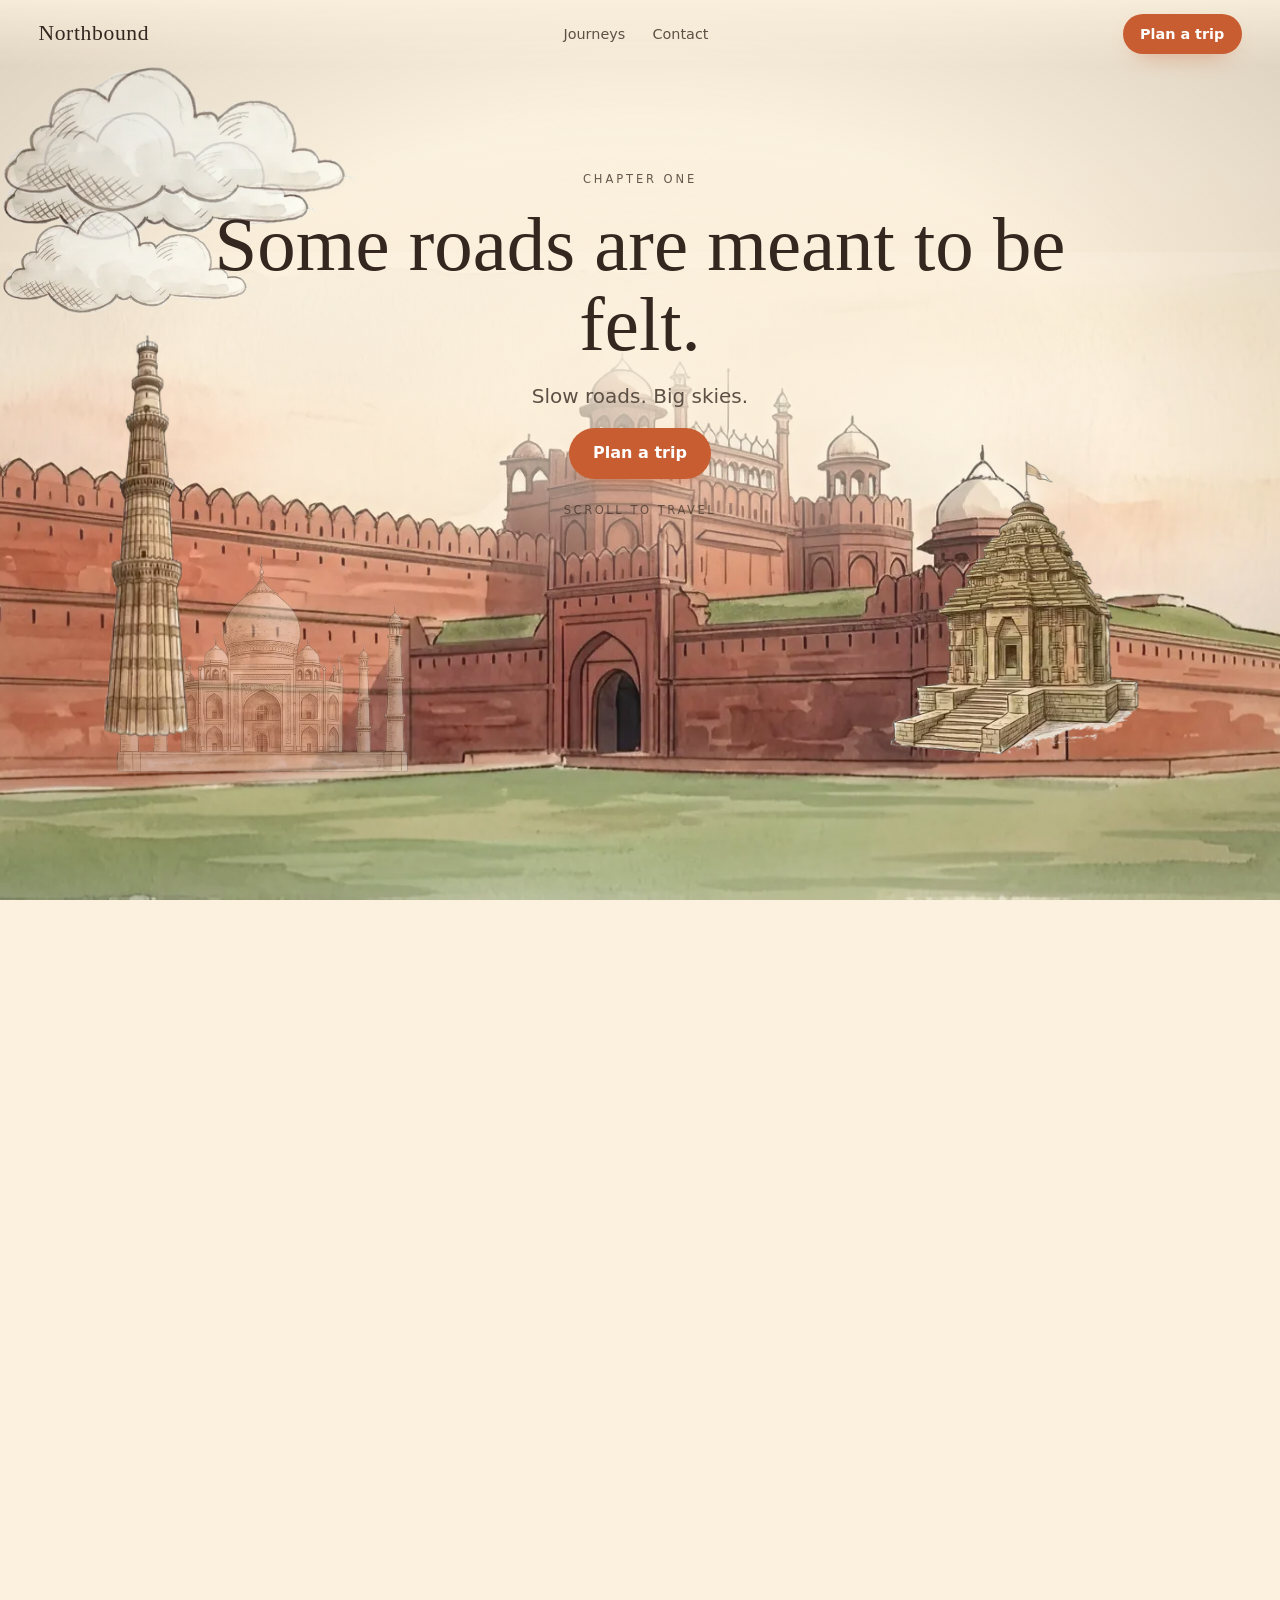
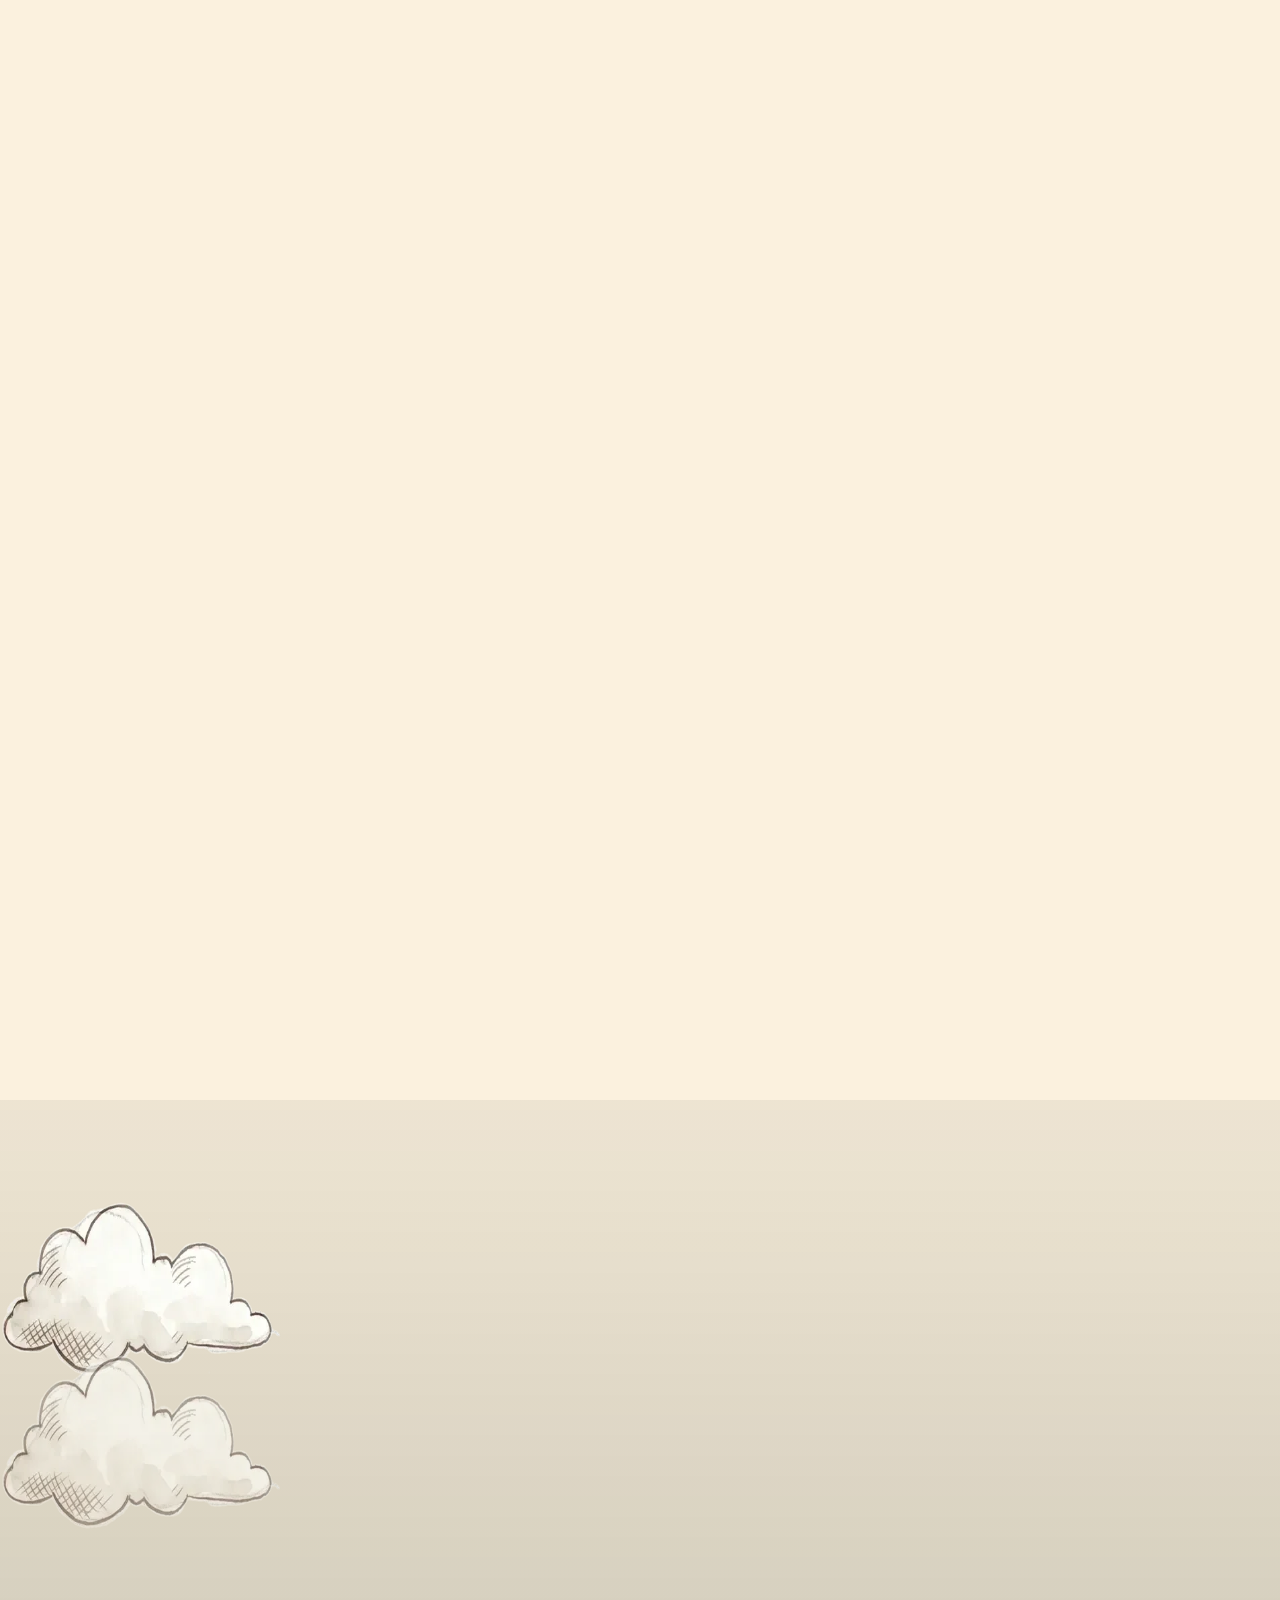
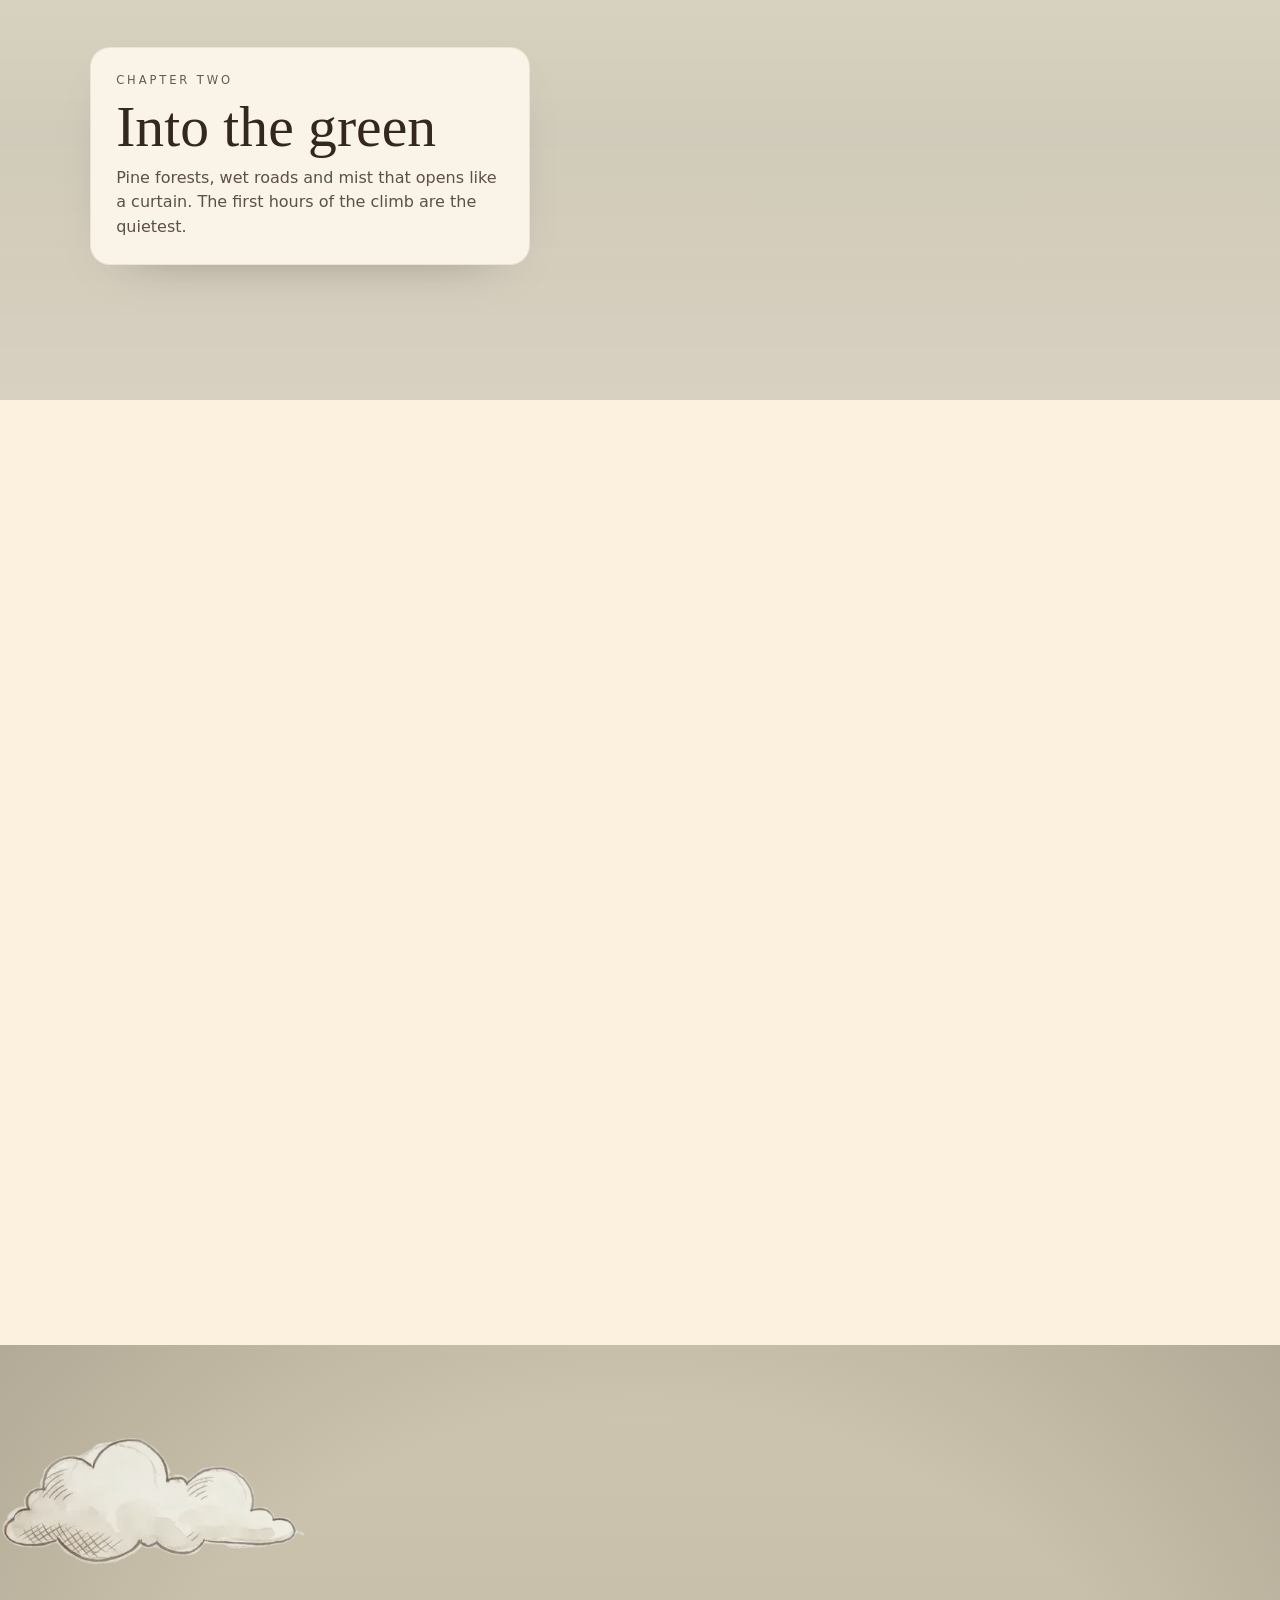
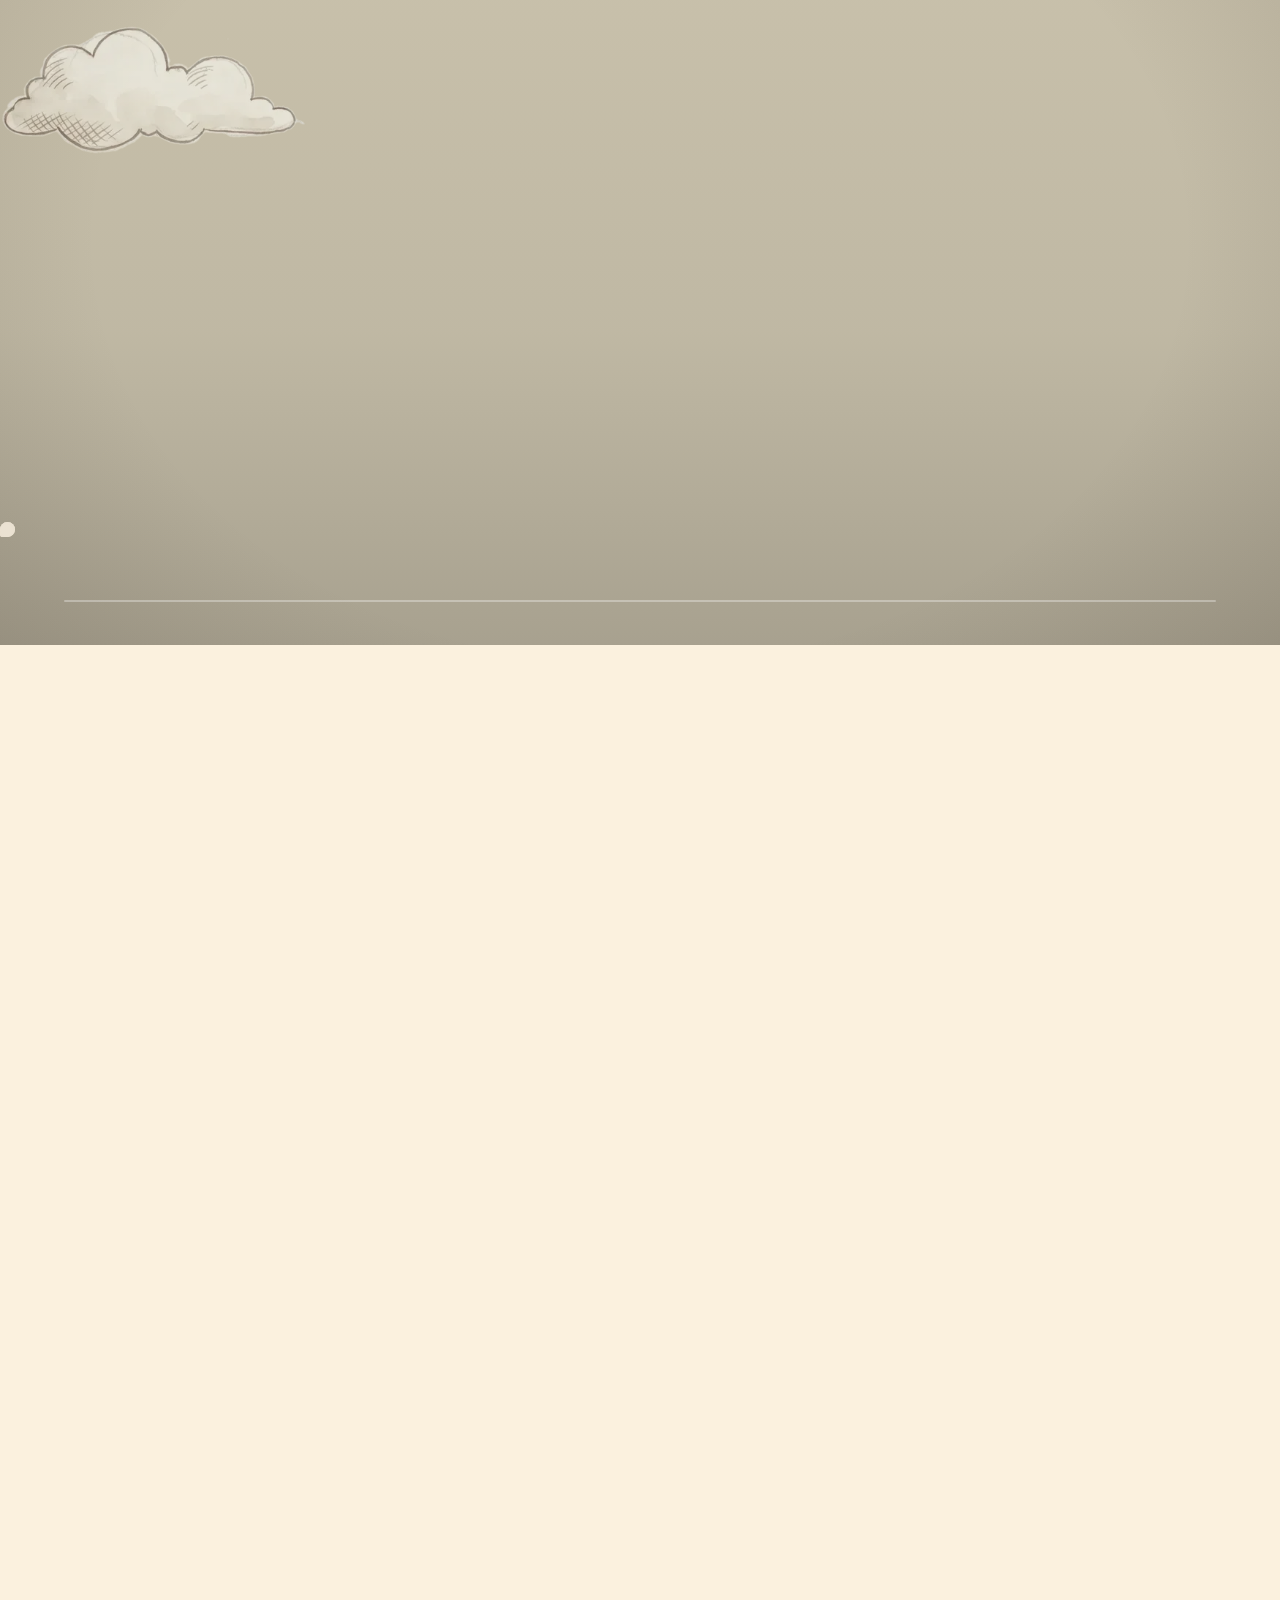
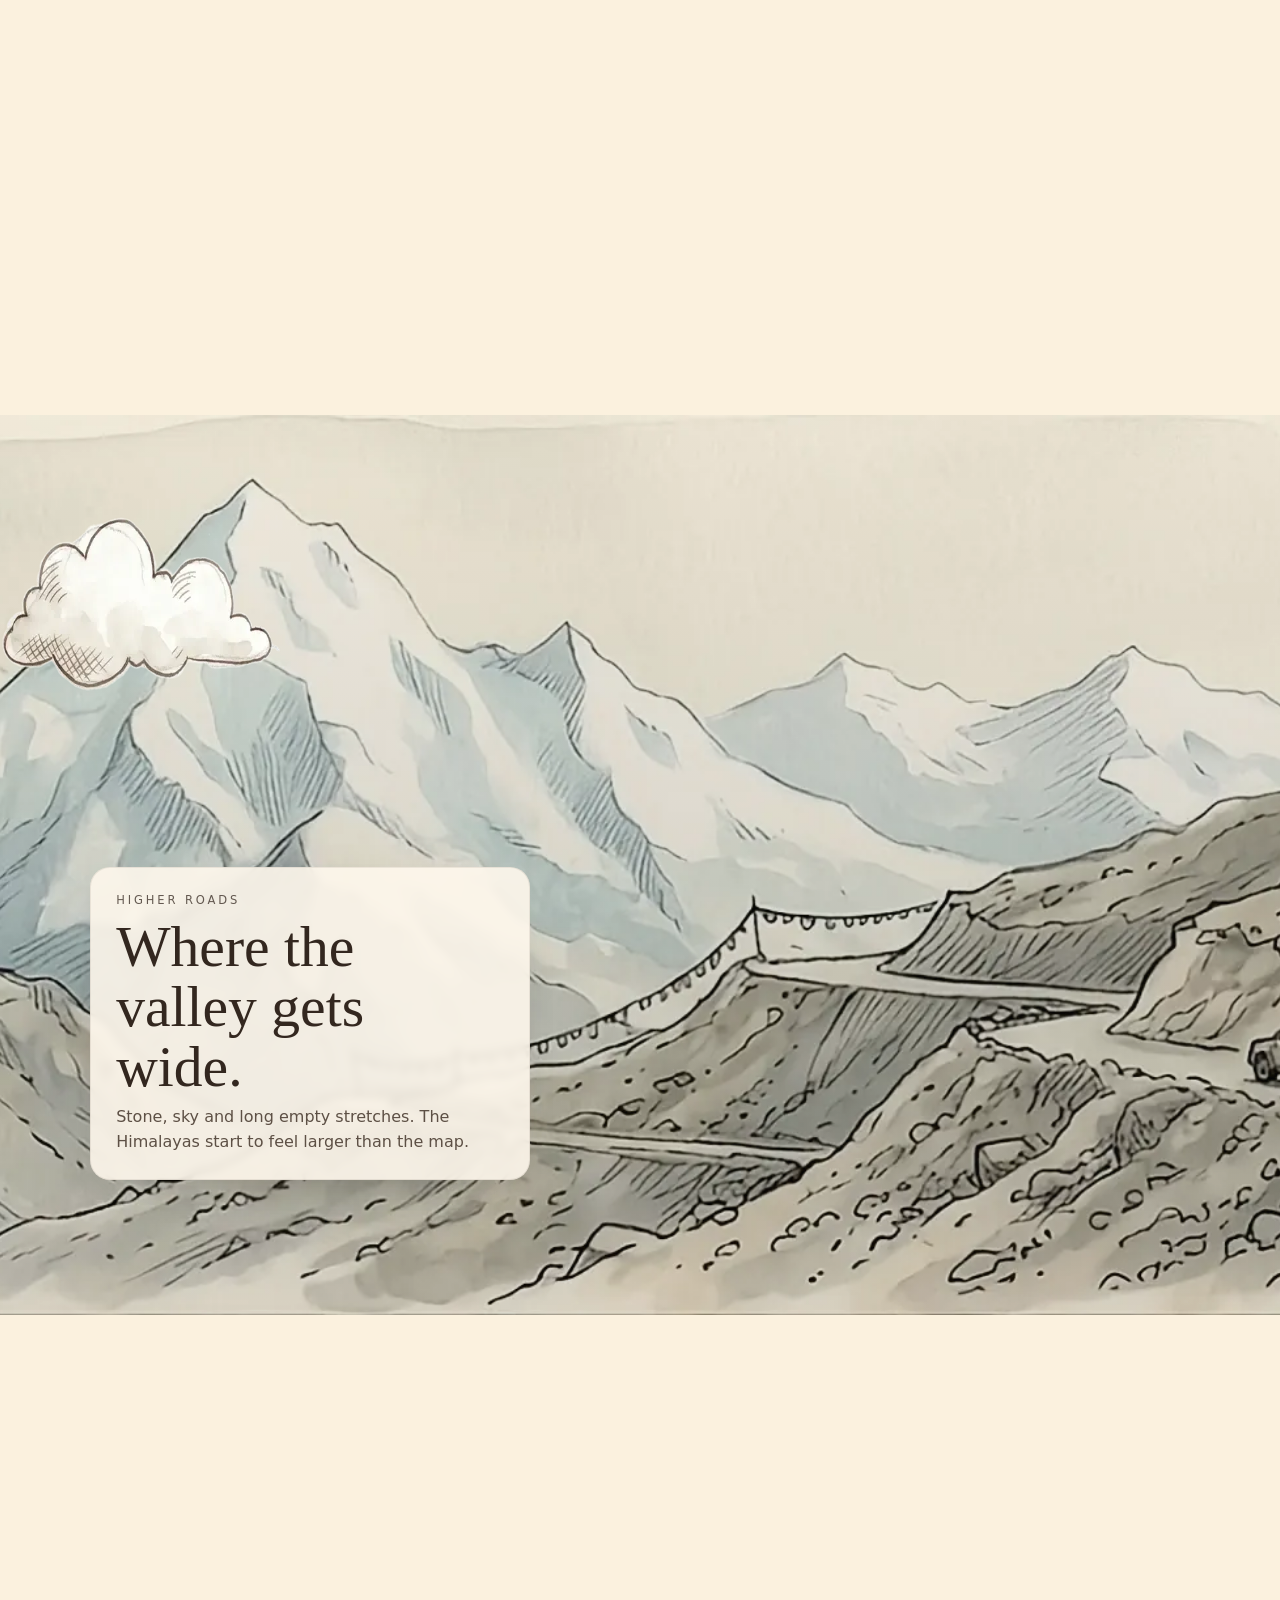
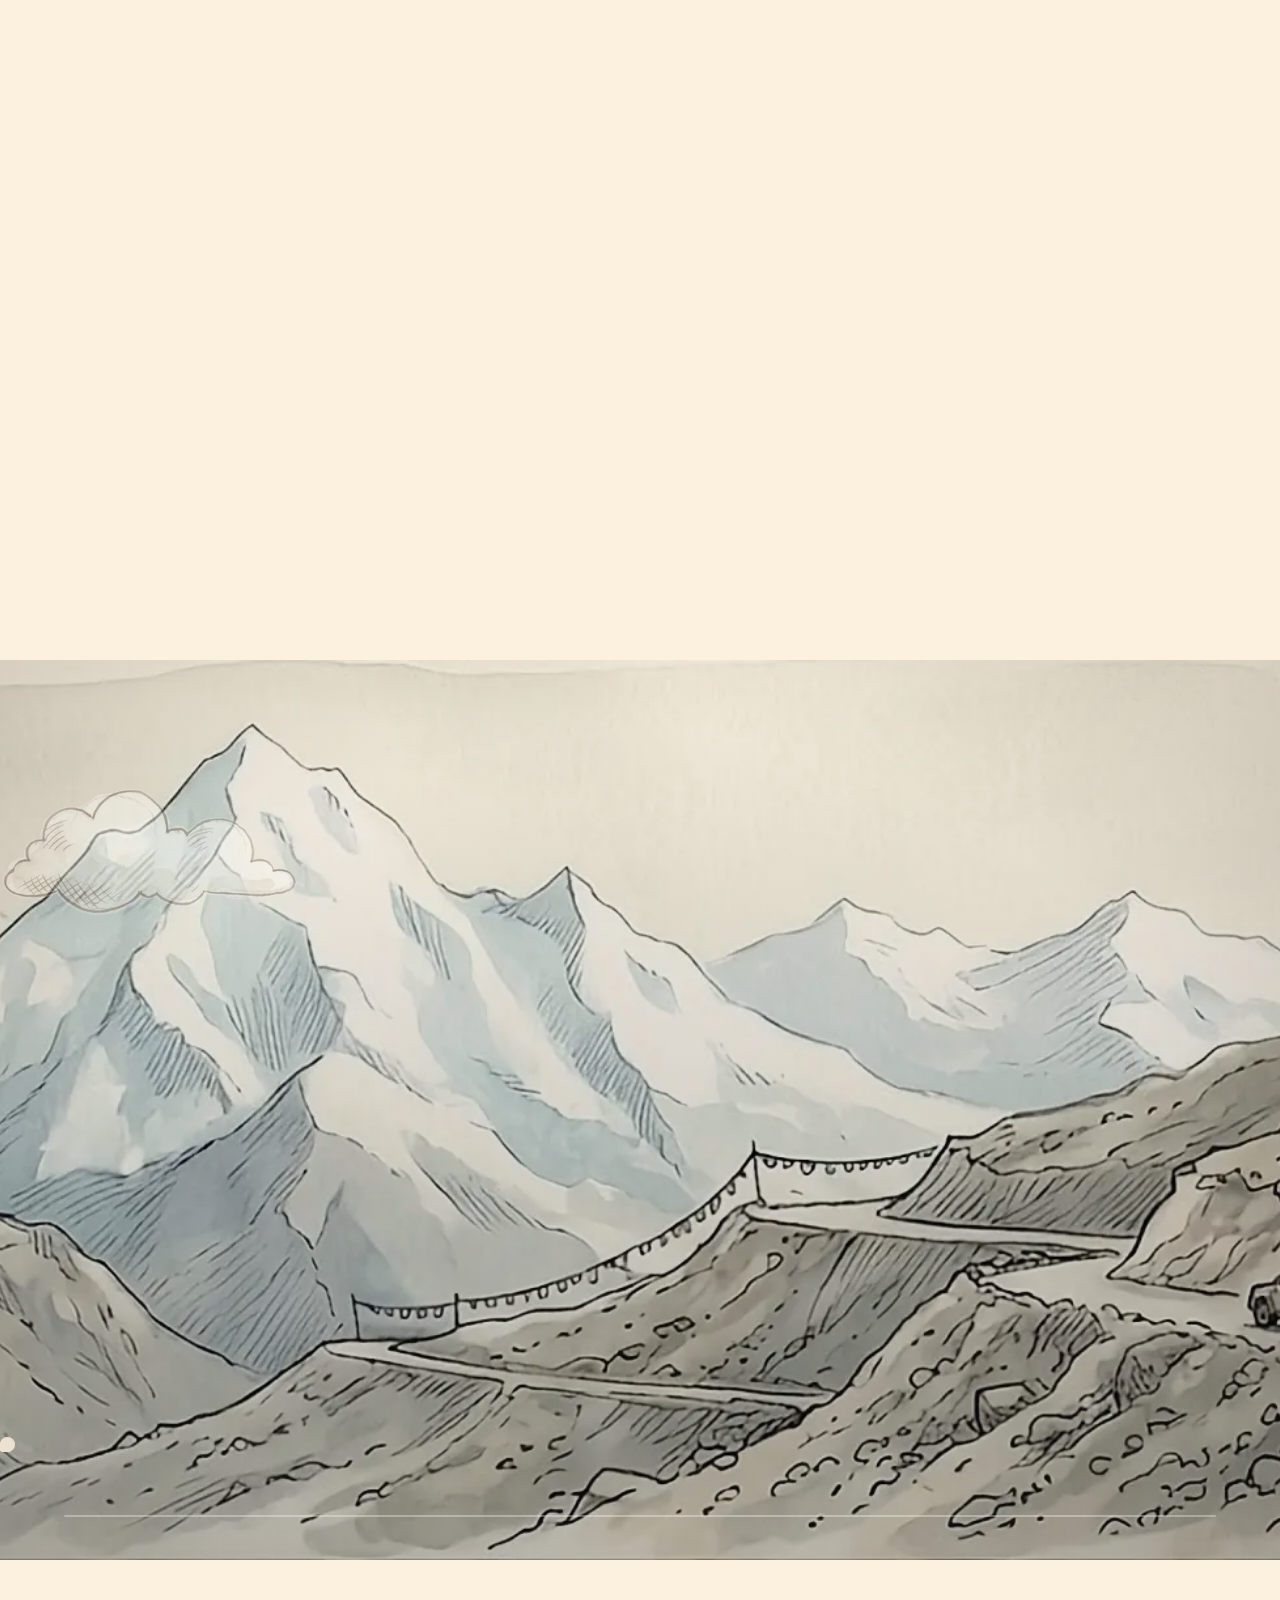
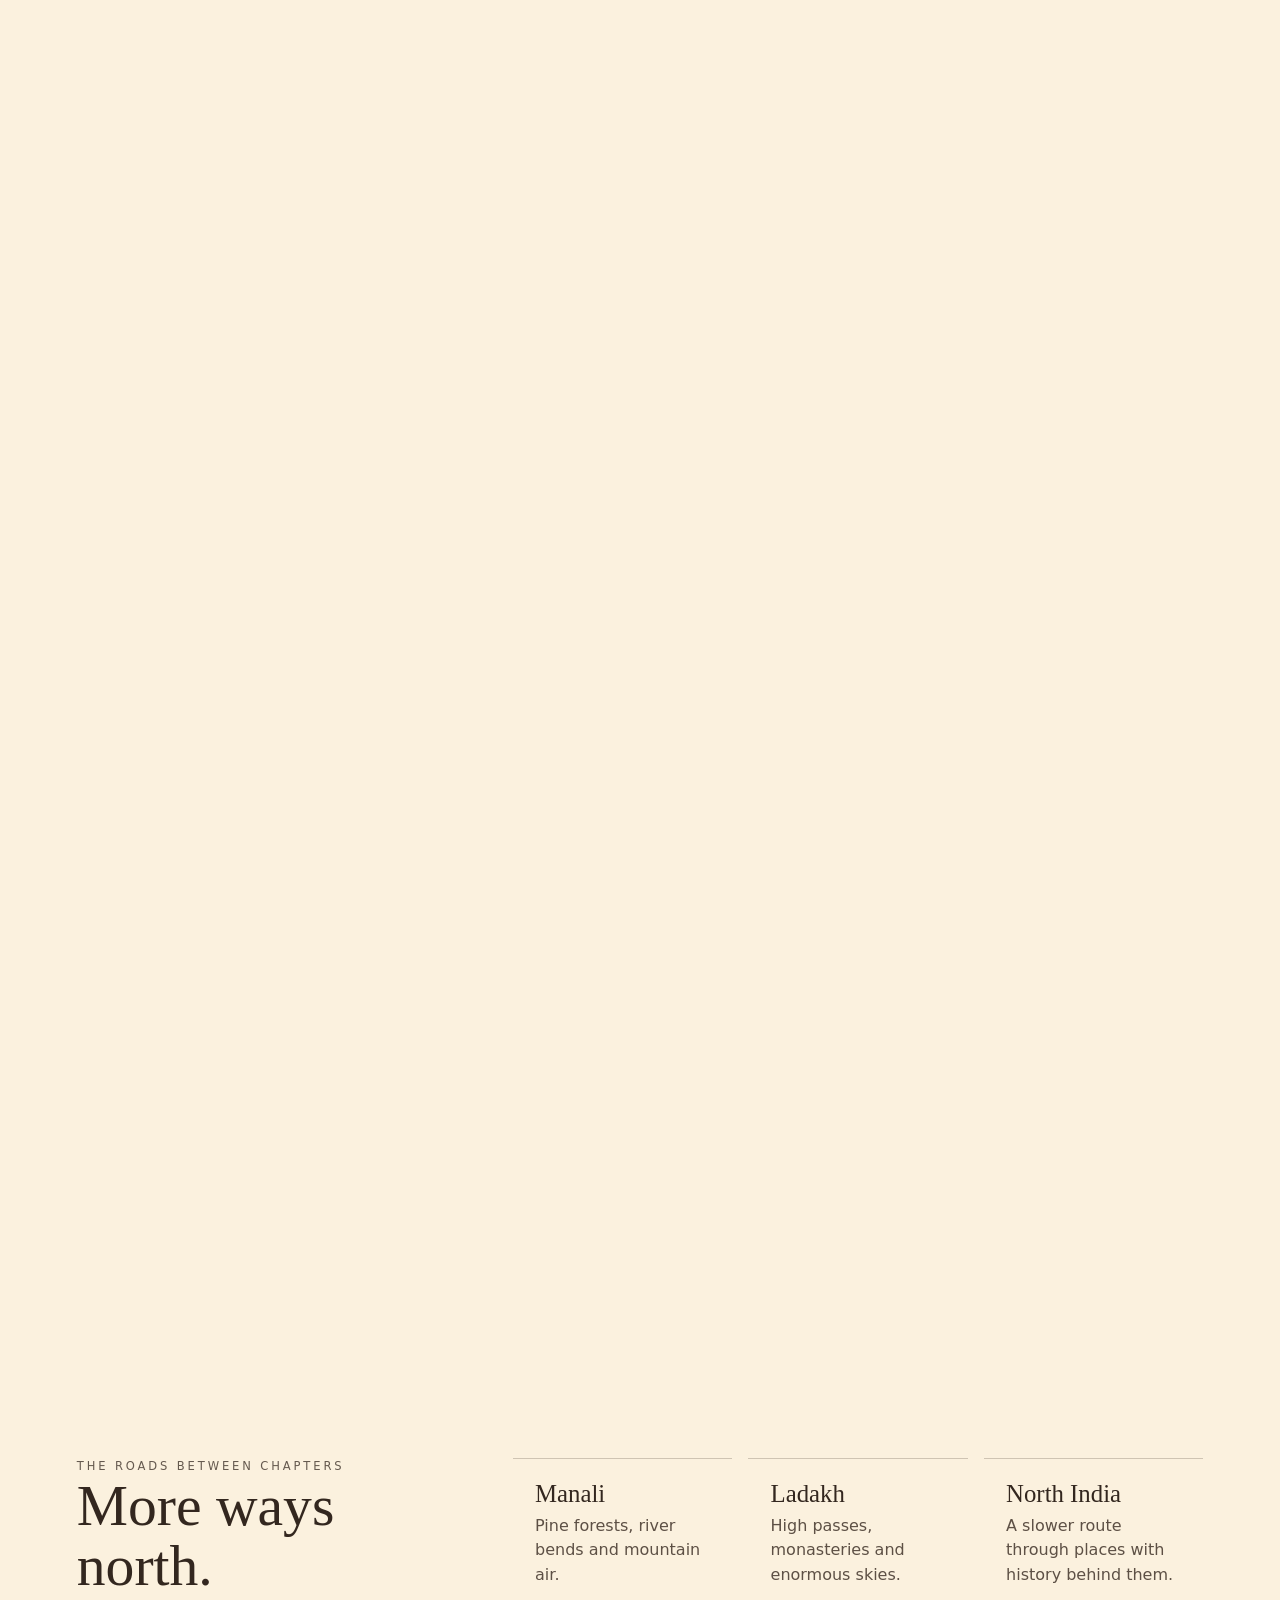
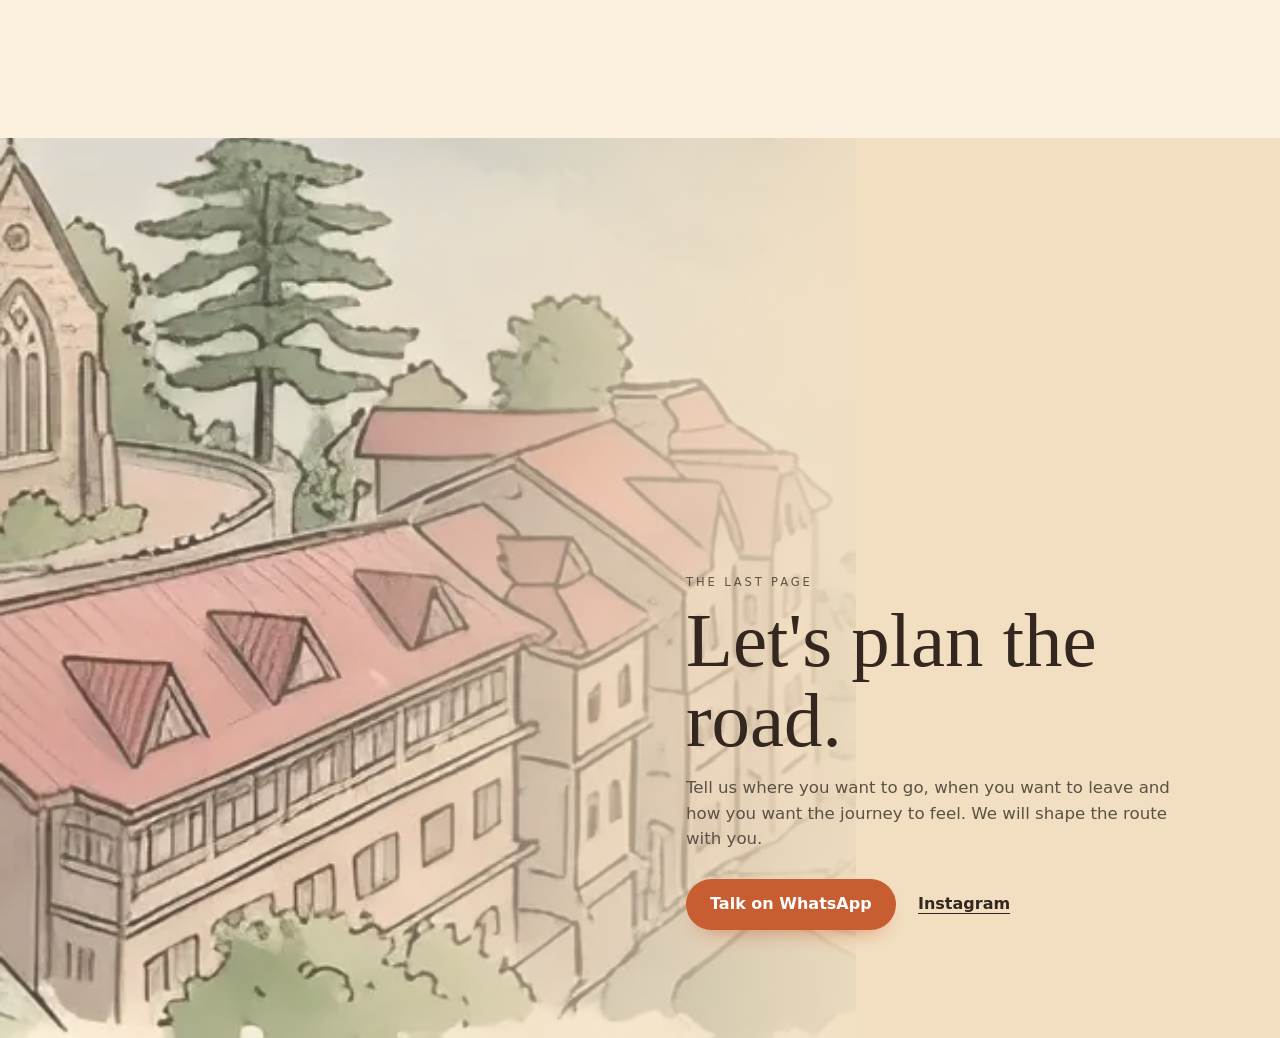
<file: index.html>
<!doctype html>
<html lang="en">
<head>
  <meta charset="utf-8">
  <meta name="viewport" content="width=device-width,initial-scale=1,viewport-fit=cover">
  <meta name="theme-color" content="#fbf1de">
  <title>Northbound | Slow roads, big skies</title>
  <meta name="description" content="Slow, story-rich motorcycle and SUV journeys through the Himalayas, Ladakh, Himachal and North India. Explore routes and plan a journey with Northbound.">
  <meta name="robots" content="index,follow">
  <link rel="canonical" href="./">
  <meta property="og:type" content="website">
  <meta property="og:title" content="Northbound | Slow roads, big skies">
  <meta property="og:description" content="Motorcycle and SUV journeys through the Himalayas and North India.">
  <meta property="og:image" content="assets/img/redfort-full.webp">
  <meta name="twitter:card" content="summary_large_image">
  <link rel="preload" as="image" href="assets/img/redfort-full.webp" type="image/webp" media="(min-width: 701px), (orientation: landscape)">
  <link rel="preload" as="image" href="assets/img/mobile/redfort-full-phone.webp" type="image/webp" media="(max-width: 700px) and (orientation: portrait)">
  <link rel="stylesheet" href="css/styles.css">
  <script id="site-schema" type="application/ld+json">
  {
    "@context":"https://schema.org",
    "@type":"TravelAgency",
    "name":"Northbound",
    "description":"Motorcycle and SUV journeys through the Himalayas, Ladakh, Himachal and North India.",
    "areaServed":["Ladakh","Himachal Pradesh","Uttarakhand","Delhi","North India"]
  }
  </script>
</head>
<body>
  <a class="skip-link" href="#journey">Skip to journeys</a>

  <header class="nav" id="site-nav">
    <a class="brand" href="#top" data-bind="brand">Northbound</a>
    <nav id="site-menu" aria-label="Main navigation">
      <a href="#journey" data-bind="navDestinations">Journeys</a>
      <a href="#contact" data-bind="navStories">Contact</a>
    </nav>
    <a class="pill pill--small" href="#contact" data-bind-href="navCtaHref" data-bind="navCta">Plan a trip</a>
    <button class="nav-toggle" type="button" aria-expanded="false" aria-controls="site-menu" aria-label="Open menu"><span></span></button>
  </header>

  <main id="top">
    <!-- HERO / EXISTING REFERENCE WORLD -->
    <section class="hero" aria-labelledby="hero-title">
      <div class="hero-stage">
        <picture class="hero-bg" aria-hidden="true">
          <source media="(max-width: 700px) and (orientation: portrait)" srcset="assets/img/mobile/redfort-full-phone.webp">
          <img src="assets/img/redfort-full.webp" alt="" width="1610" height="692" fetchpriority="high">
        </picture>

        <div class="hero-paper"></div>
        <div class="hero-vignette"></div>

        <div class="ambient cloud cloud--h1" aria-hidden="true"><img src="assets/img/cloud.webp" alt="" width="420" height="179"></div>
        <div class="ambient cloud cloud--h2" aria-hidden="true"><img src="assets/img/cloud.webp" alt="" width="420" height="179"></div>
        <div class="ambient cloud cloud--h3" aria-hidden="true"><img src="assets/img/cloud.webp" alt="" width="420" height="179"></div>
        <div class="bird-flock" data-birds="hero" aria-hidden="true"></div>

        <!-- Kept in the same layered-monument spirit as the reference. Hawa Mahal intentionally absent. -->
        <div class="hero-cutout hero-cutout--taj" data-depth=".16"><img src="assets/img/taj.webp" alt="" width="834" height="620"></div>
        <div class="hero-cutout hero-cutout--qutub" data-depth=".26"><img src="assets/img/qutub.webp" alt="Qutub Minar illustration" width="74" height="340"></div>
        <div class="hero-cutout hero-cutout--kedar" data-depth=".20"><img src="assets/img/kedar.webp" alt="Himalayan temple illustration" width="287" height="340"></div>

        <div class="hero-copy">
          <p class="eyebrow" data-bind="heroEyebrow">Chapter one</p>
          <h1 id="hero-title" data-bind="heroTitle">Some roads are meant to be felt.</h1>
          <p class="tagline" data-bind="heroTagline">Slow roads. Big skies.</p>
          <a class="pill pill--large" data-bind-href="heroCtaHref" href="#journey" data-bind="heroCta">Plan a trip</a>
          <span class="scroll-cue">Scroll to travel</span>
        </div>
      </div>
    </section>

    <!-- NORMAL COUPLED SECTION: two scenes, backgrounds change vertically. -->
    <section class="coupled" id="journey" aria-label="Green Valley and Rishikesh journey">
      <div class="coupled-stage">
        <article class="coupled-scene coupled-scene--green">
          <picture class="coupled-bg">
            <source media="(max-width: 700px) and (orientation: portrait)" srcset="assets/img/mobile/green-valley-phone.webp">
            <img src="assets/img/green-valley.webp" alt="Misty green Himalayan valley and forest road" width="1634" height="686" loading="lazy" decoding="async">
          </picture>
          <div class="scene-wash"></div>
          <div class="scene-cloud scene-cloud--a" aria-hidden="true"><img src="assets/img/cloud.webp" alt="" width="420" height="179" loading="lazy"></div>
          <div class="scene-cloud scene-cloud--b" aria-hidden="true"><img src="assets/img/cloud.webp" alt="" width="420" height="179" loading="lazy"></div>
          <div class="bird-flock" data-birds="green" aria-hidden="true"></div>
          <div class="leaves" data-leaf-count="10" aria-hidden="true"></div>
          <div class="scene-copy scene-copy--left">
            <p class="eyebrow" data-bind="j0Eyebrow">Chapter two</p>
            <h2 data-bind="j0Title">Into the green</h2>
            <p data-bind="j0Body">Pine forests, wet roads and mist that opens like a curtain. The first hours of the climb are the quietest.</p>
          </div>
        </article>

        <article class="coupled-scene coupled-scene--river">
          <picture class="coupled-bg">
            <source media="(max-width: 700px) and (orientation: portrait)" srcset="assets/img/mobile/rishikesh-phone.webp">
            <img src="assets/img/rishikesh.webp" alt="Rishikesh suspension bridge and riverfront" width="1780" height="722" loading="lazy" decoding="async">
          </picture>
          <div class="scene-wash"></div>
          <div class="scene-cloud scene-cloud--c" aria-hidden="true"><img src="assets/img/cloud.webp" alt="" width="420" height="179" loading="lazy"></div>
          <div class="bird-flock" data-birds="river" aria-hidden="true"></div>
          <div class="leaves" data-leaf-count="6" aria-hidden="true"></div>
          <div class="scene-copy scene-copy--right">
            <p class="eyebrow" data-bind="j1Eyebrow">Chapter three</p>
            <h2 data-bind="j1Title">Where the river turns holy</h2>
            <p data-bind="j1Body">Rishikesh, suspension bridges, evening aarti and a slow breakfast by the Ganga before the road climbs again.</p>
          </div>
        </article>
      </div>
    </section>

    <!-- SPECIAL BIKE JOURNEY: fixed background, moving bike + moving/revealed cards. -->
    <section class="ride" id="bike-ride" data-ride="bike" aria-label="Motorcycle journey through the green valley">
      <div class="ride-stage">
        <picture class="ride-bg">
          <source media="(max-width: 700px) and (orientation: portrait)" srcset="assets/img/mobile/green-valley-phone.webp">
          <img src="assets/img/green-valley.webp" alt="Green Himalayan valley used as the fixed stage for a motorcycle journey" width="1634" height="686" loading="lazy" decoding="async">
        </picture>
        <div class="ride-wash"></div>
        <div class="ride-atmosphere"></div>

        <div class="ride-cloud cloud cloud--r1" aria-hidden="true"><img src="assets/img/cloud.webp" alt="" width="420" height="179" loading="lazy"></div>
        <div class="ride-cloud cloud cloud--r2" aria-hidden="true"><img src="assets/img/cloud.webp" alt="" width="420" height="179" loading="lazy"></div>
        <div class="bird-flock" data-birds="bike" aria-hidden="true"></div>
        <div class="leaves" data-leaf-count="14" aria-hidden="true"></div>

        <div class="ride-content">
          <article class="journey-card journey-card--bike card-1">
            <p class="eyebrow">The road opens</p>
            <h2>Leave room for the quiet.</h2>
            <p>Forest road, cool air and a full tank. This is where the motorcycle chapter begins.</p>
          </article>
          <article class="journey-card journey-card--bike card-2">
            <p class="eyebrow">Take the long way</p>
            <h2>Every bend gets a view.</h2>
            <p>Slow down before the climb. The best part is often the road between the places.</p>
          </article>
          <article class="journey-card journey-card--bike card-3">
            <p class="eyebrow">Northbound</p>
            <h2>Keep following the mountains.</h2>
            <p>A journey designed to feel unhurried, personal and made for the people riding it.</p>
          </article>
        </div>

        <div class="vehicle vehicle--bike" aria-hidden="true">
          <span class="vehicle-shadow"></span>
          <img src="assets/img/bike.webp" alt="" width="536" height="466" loading="lazy" decoding="async">
        </div>
        <div class="vehicle-dust vehicle-dust--bike" aria-hidden="true"></div>
        <div class="ride-progress" aria-hidden="true"><span></span></div>
      </div>
    </section>

    <!-- NORMAL COUPLED SECTION: Ladakh -> Chandratal -->
    <section class="coupled coupled--high" aria-label="Ladakh and Chandratal journey">
      <div class="coupled-stage">
        <article class="coupled-scene coupled-scene--ladakh">
          <picture class="coupled-bg">
            <source media="(max-width: 700px) and (orientation: portrait)" srcset="assets/img/mobile/ladakh-mountain-phone.webp">
            <img src="assets/img/ladakh-mountain.webp" alt="High Ladakh mountain road and monastery" width="1654" height="688" loading="lazy" decoding="async">
          </picture>
          <div class="scene-wash"></div>
          <div class="scene-cloud scene-cloud--a" aria-hidden="true"><img src="assets/img/cloud.webp" alt="" width="420" height="179" loading="lazy"></div>
          <div class="bird-flock" data-birds="ladakh" aria-hidden="true"></div>
          <div class="snow" data-snow-count="24" aria-hidden="true"></div>
          <div class="scene-copy scene-copy--left">
            <p class="eyebrow">Higher roads</p>
            <h2>Where the valley gets wide.</h2>
            <p>Stone, sky and long empty stretches. The Himalayas start to feel larger than the map.</p>
          </div>
        </article>

        <article class="coupled-scene coupled-scene--chandra">
          <picture class="coupled-bg">
            <source media="(max-width: 700px) and (orientation: portrait)" srcset="assets/img/mobile/chandratal-phone.webp">
            <img src="assets/img/chandratal.webp" alt="Chandratal lake under a night sky in the Himalayas" width="1734" height="706" loading="lazy" decoding="async">
          </picture>
          <div class="scene-wash"></div>
          <div class="scene-cloud scene-cloud--c" aria-hidden="true"><img src="assets/img/cloud.webp" alt="" width="420" height="179" loading="lazy"></div>
          <div class="snow" data-snow-count="20" aria-hidden="true"></div>
          <div class="scene-copy scene-copy--right scene-copy--light">
            <p class="eyebrow">Under the stars</p>
            <h2>Blue at the end of the road.</h2>
            <p>A long blue lake, cold wind and a camp pitched before the last light leaves the mountains.</p>
          </div>
        </article>
      </div>
    </section>

    <!-- SPECIAL SUV JOURNEY: fixed Ladakh background, moving SUV + cards. -->
    <section class="ride ride--suv" id="suv-ride" data-ride="suv" aria-label="SUV journey through Ladakh">
      <div class="ride-stage">
        <picture class="ride-bg">
          <source media="(max-width: 700px) and (orientation: portrait)" srcset="assets/img/mobile/ladakh-mountain-phone.webp">
          <img src="assets/img/ladakh-mountain.webp" alt="Ladakh mountain landscape used as the fixed stage for an SUV journey" width="1654" height="688" loading="lazy" decoding="async">
        </picture>
        <div class="ride-wash"></div>
        <div class="ride-atmosphere"></div>

        <div class="ride-cloud cloud cloud--r3" aria-hidden="true"><img src="assets/img/cloud.webp" alt="" width="420" height="179" loading="lazy"></div>
        <div class="bird-flock" data-birds="suv" aria-hidden="true"></div>
        <div class="snow" data-snow-count="28" aria-hidden="true"></div>

        <div class="ride-content">
          <article class="journey-card journey-card--suv card-1">
            <p class="eyebrow">Made for the high country</p>
            <h2>Carry the camp. Take the road.</h2>
            <p>The SUV gives the journey space for longer days, colder nights and the things worth bringing along.</p>
          </article>
          <article class="journey-card journey-card--suv card-2">
            <p class="eyebrow">Across Ladakh</p>
            <h2>The road is the destination.</h2>
            <p>Monastery walls, exposed passes and empty bends. No rush to get through any of it.</p>
          </article>
          <article class="journey-card journey-card--suv card-3">
            <p class="eyebrow">Stay a little longer</p>
            <h2>Watch the light change.</h2>
            <p>Arrive before sunset. Sit still. Let the mountain do the rest.</p>
          </article>
        </div>

        <div class="vehicle vehicle--suv" aria-hidden="true">
          <span class="vehicle-shadow"></span>
          <img src="assets/img/suv.webp" alt="" width="536" height="466" loading="lazy" decoding="async">
        </div>
        <div class="vehicle-dust vehicle-dust--suv" aria-hidden="true"></div>
        <div class="ride-progress" aria-hidden="true"><span></span></div>
      </div>
    </section>

    <section class="roads" id="stories" aria-labelledby="roads-title">
      <div class="roads-inner">
        <div>
          <p class="eyebrow">The roads between chapters</p>
          <h2 id="roads-title">More ways north.</h2>
        </div>
        <div class="roads-grid">
          <article><h3 data-bind="road0Title">Manali</h3><p data-bind="road0Body">Pine forests, river bends and mountain air.</p></article>
          <article><h3 data-bind="road1Title">Ladakh</h3><p data-bind="road1Body">High passes, monasteries and enormous skies.</p></article>
          <article><h3 data-bind="road2Title">North India</h3><p data-bind="road2Body">A slower route through places with history behind them.</p></article>
        </div>
      </div>
    </section>

    <section class="contact" id="contact" aria-labelledby="contact-title">
      <div class="contact-inner">
        <div class="contact-art" aria-hidden="true">
          <picture>
            <source media="(max-width: 700px) and (orientation: portrait)" srcset="assets/img/mobile/manali-phone.webp">
            <img src="assets/img/manali.webp" alt="" width="1782" height="724" loading="lazy" decoding="async" data-bind-src="contactDesktop">
          </picture>
          <div class="contact-art-wash"></div>
        </div>
        <div class="contact-copy">
          <p class="eyebrow" data-bind="contactEyebrow">The last page</p>
          <h2 id="contact-title" data-bind="contactTitle">Let's plan the road.</h2>
          <p data-bind="contactBody">Tell us where you want to go, when you want to leave and how you want the journey to feel. We will shape the route with you.</p>
          <div class="contact-actions">
            <a class="pill pill--large" href="https://wa.me/919800000000" target="_blank" rel="noopener" data-bind-href="contactHref" data-bind="contactCta">Talk on WhatsApp</a>
            <a class="text-link" href="https://instagram.com/" target="_blank" rel="noopener" data-bind-href="instagram">Instagram</a>
          </div>
        </div>
      </div>
    </section>
  </main>

  <script src="js/main.js" defer></script>
</body>
</html>
</file>
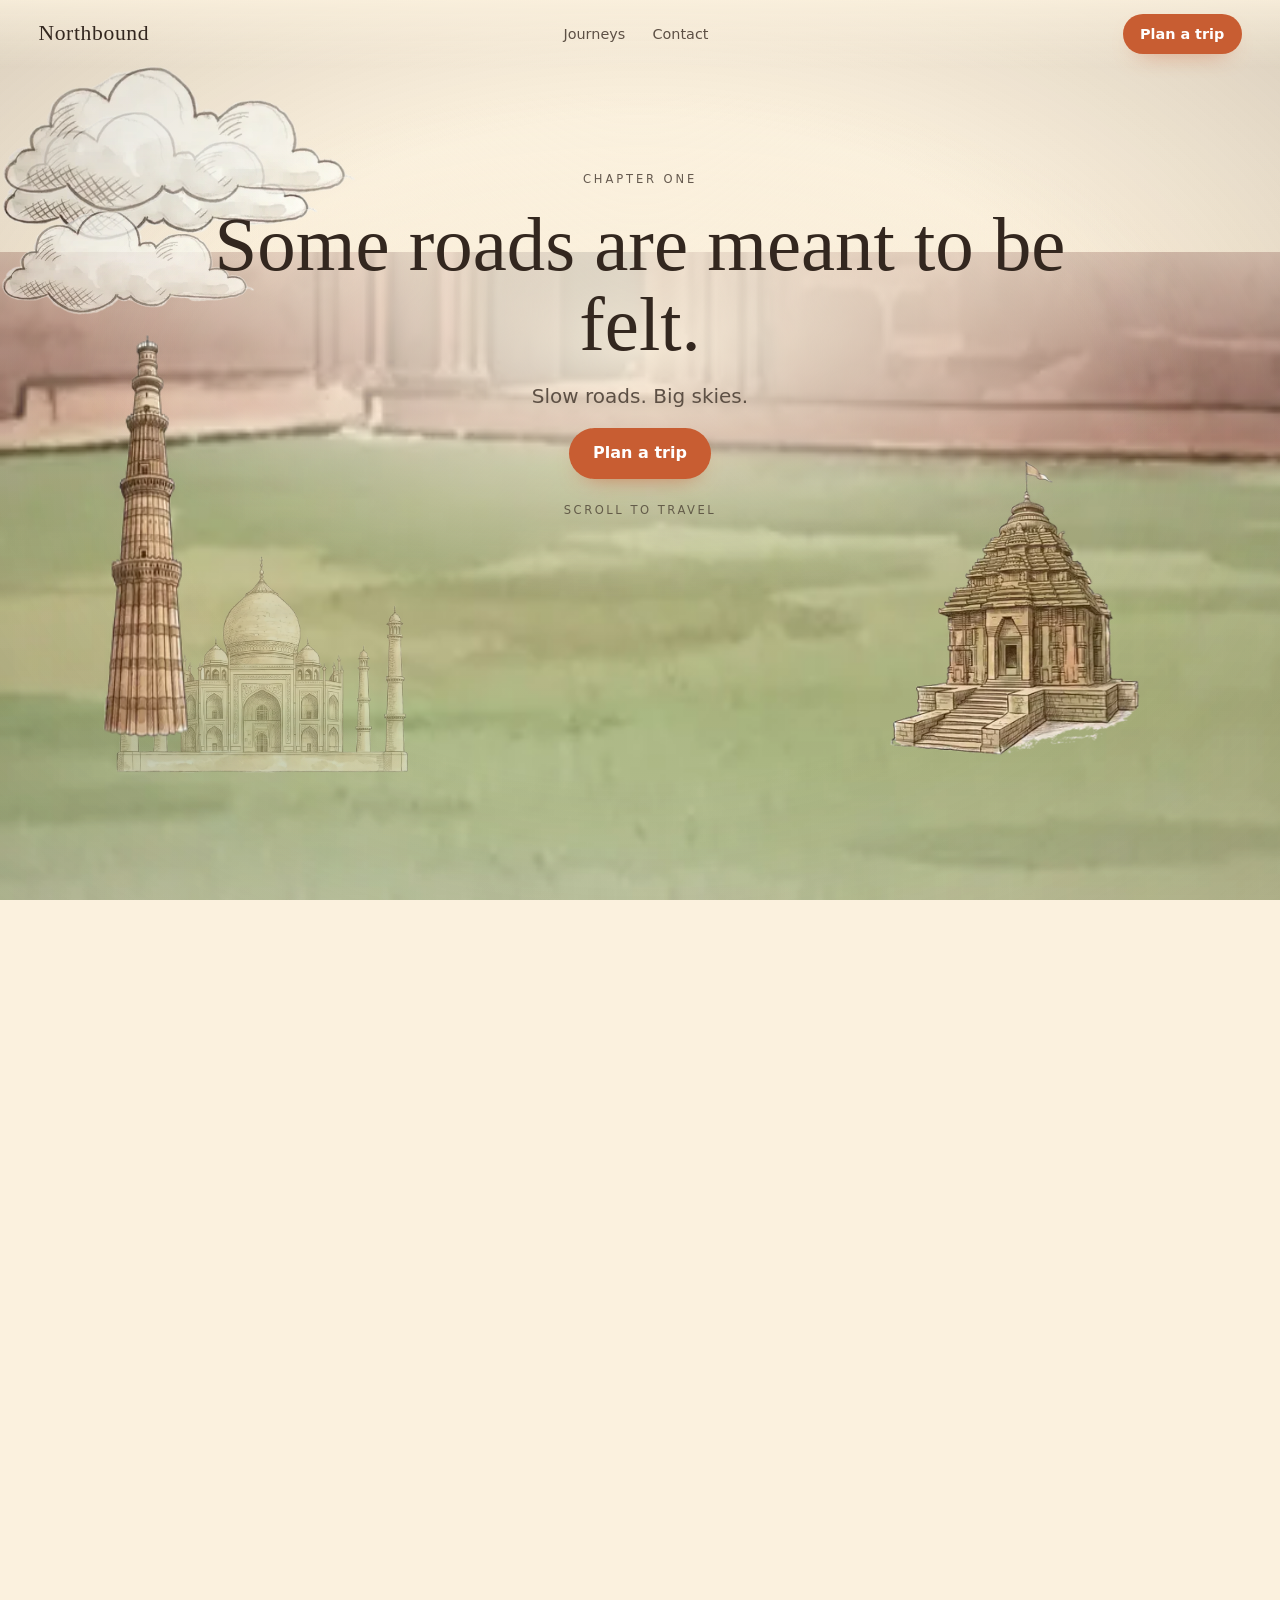
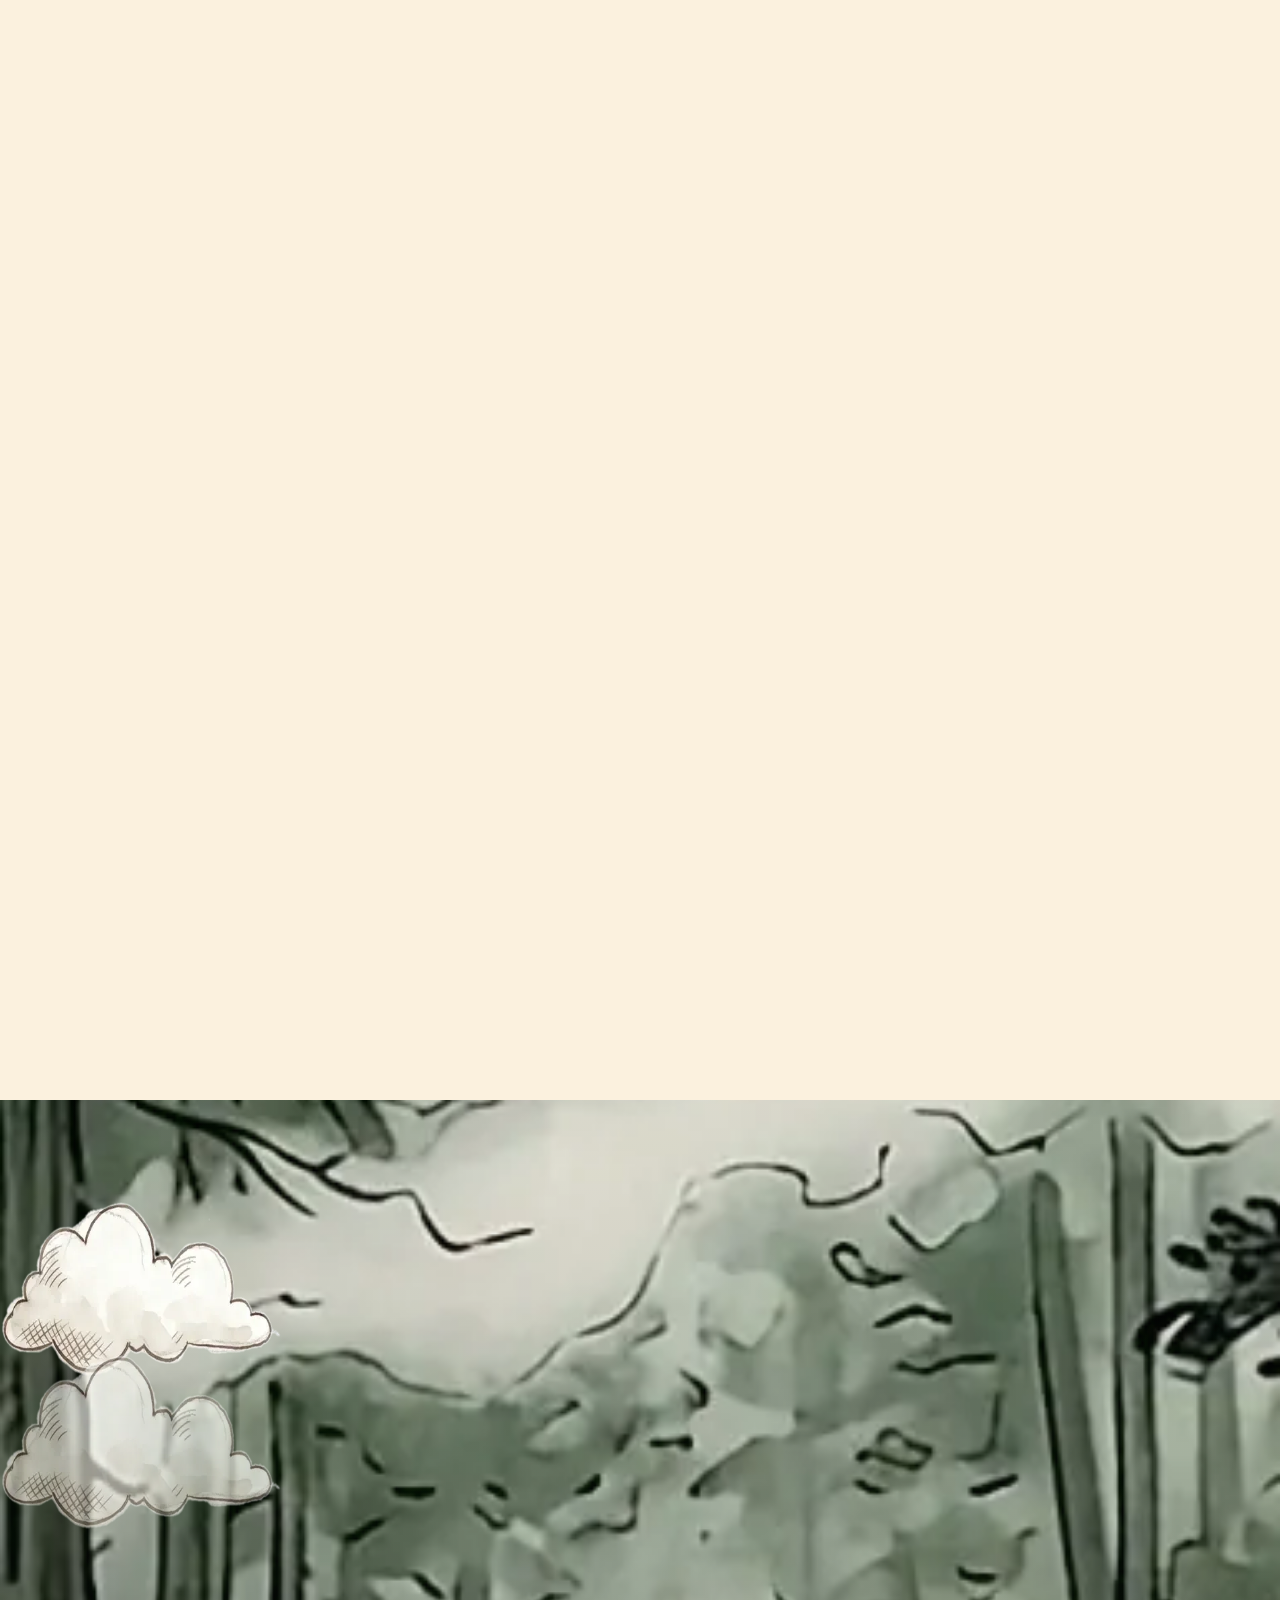
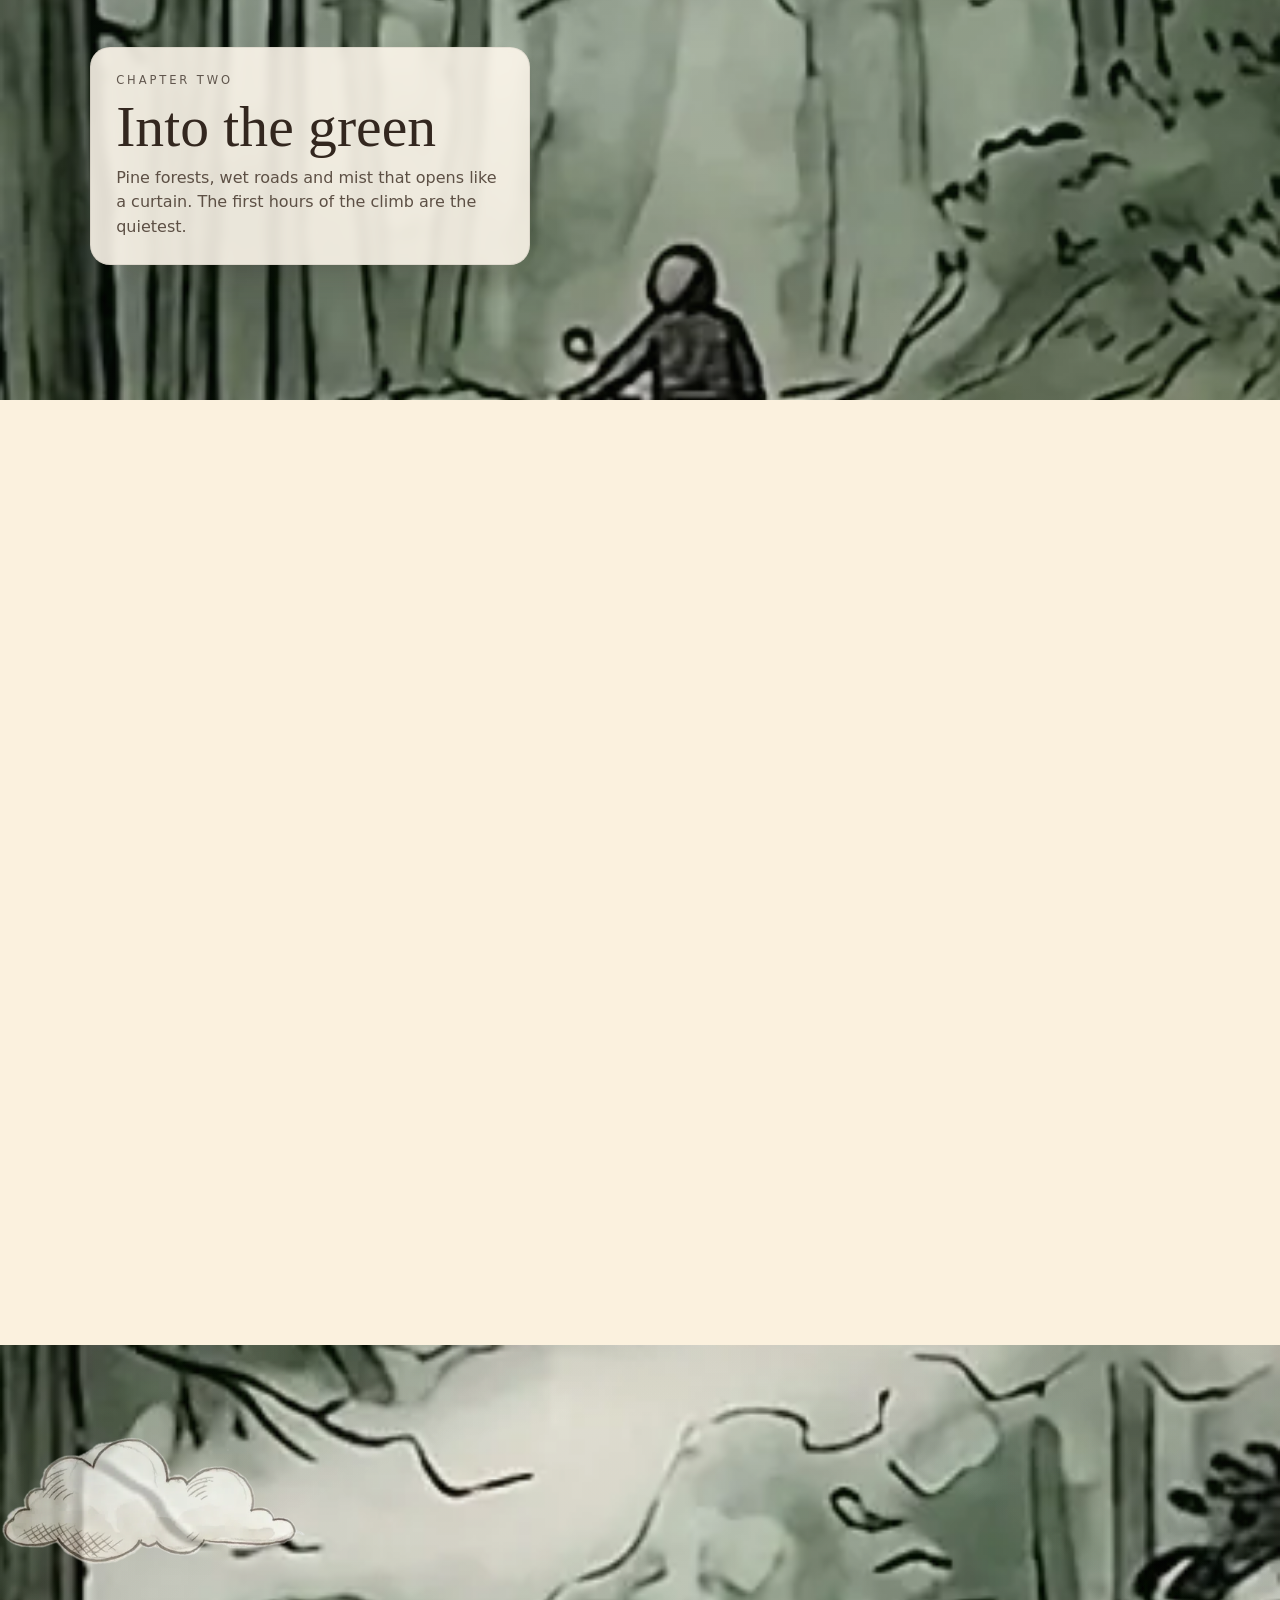
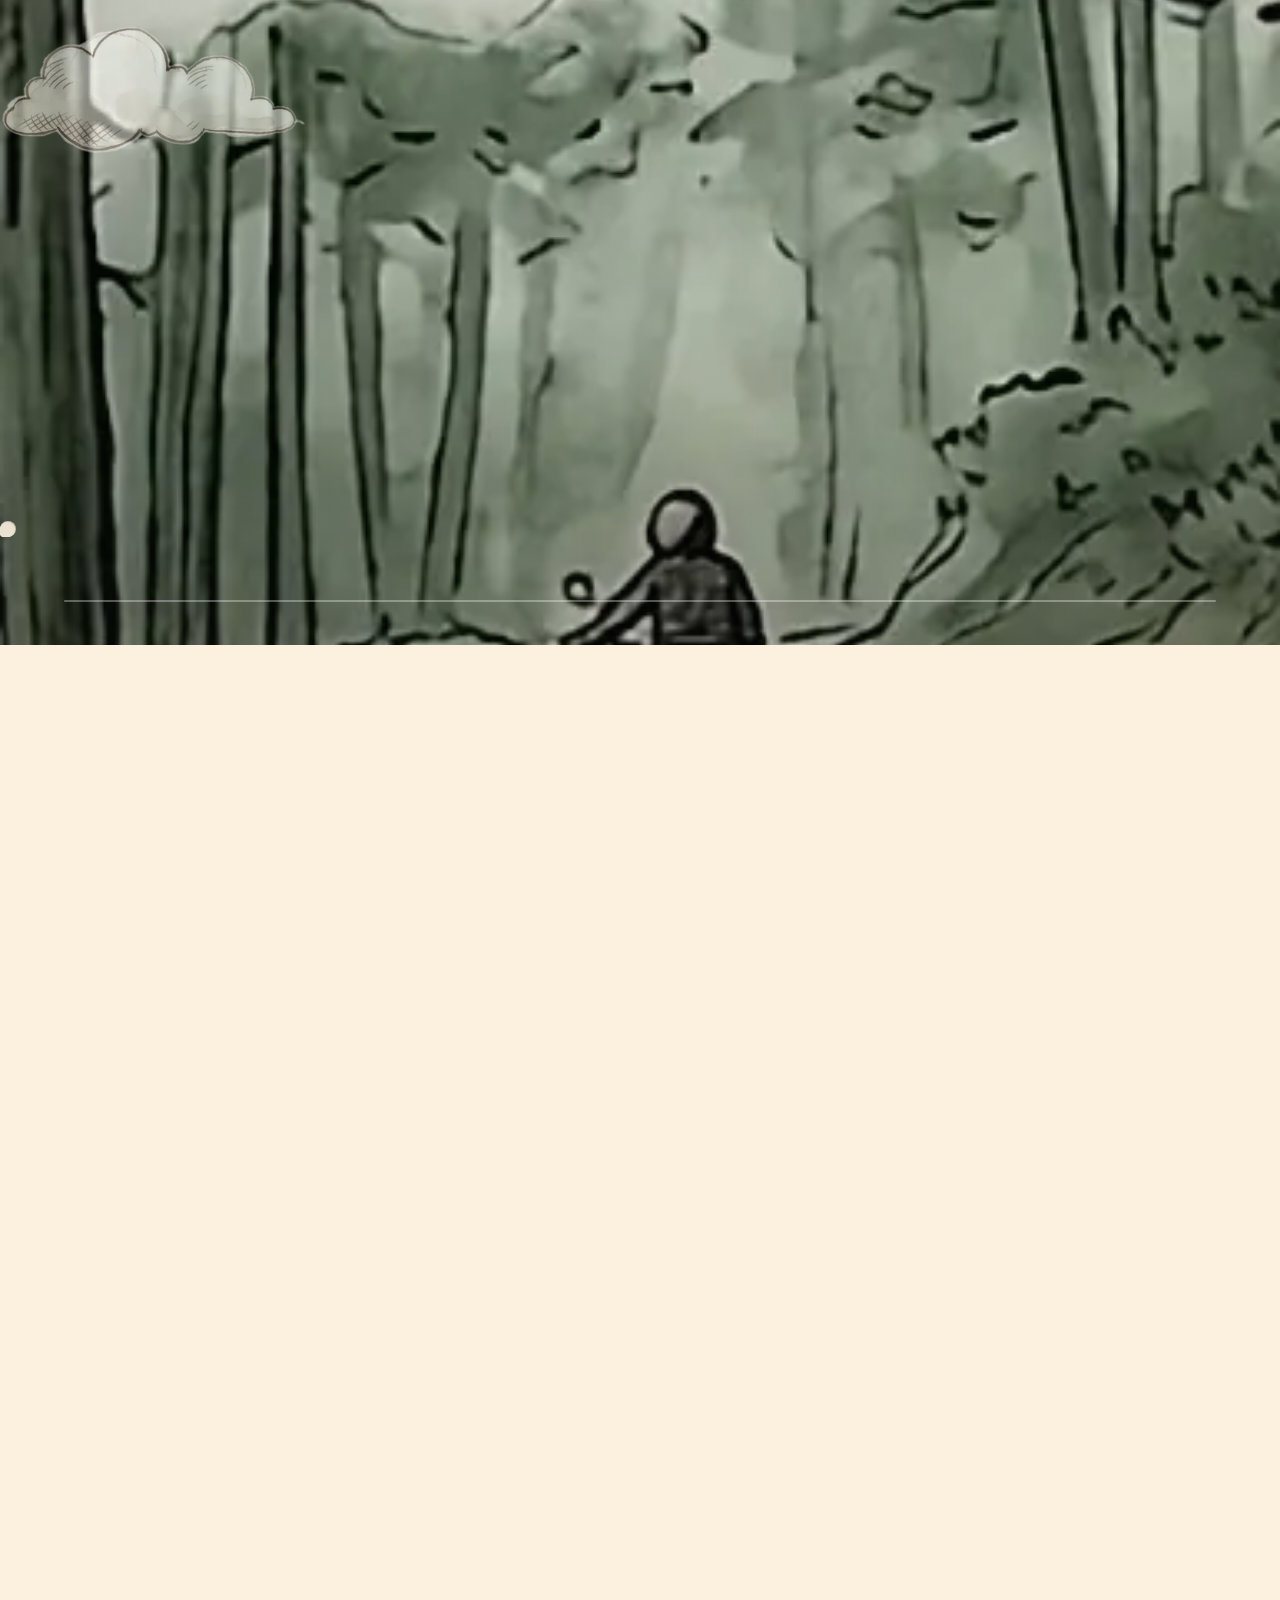
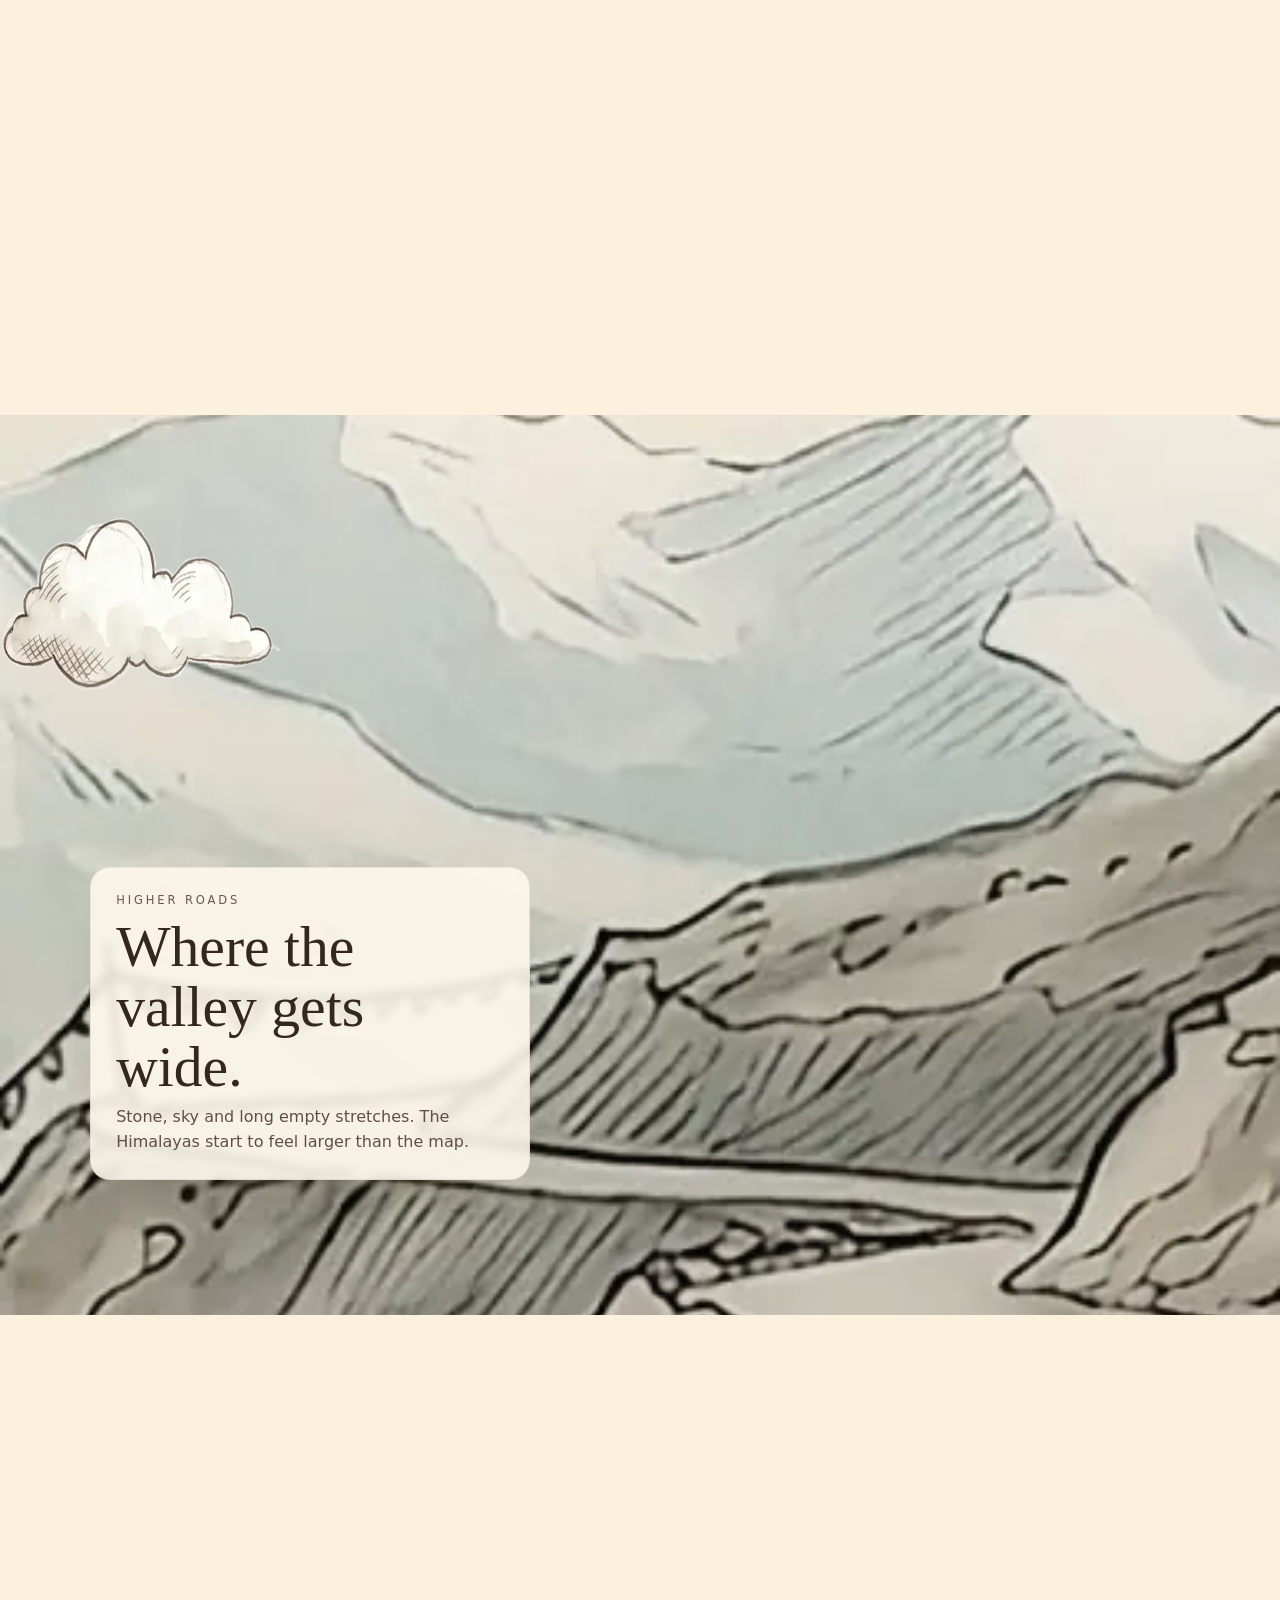
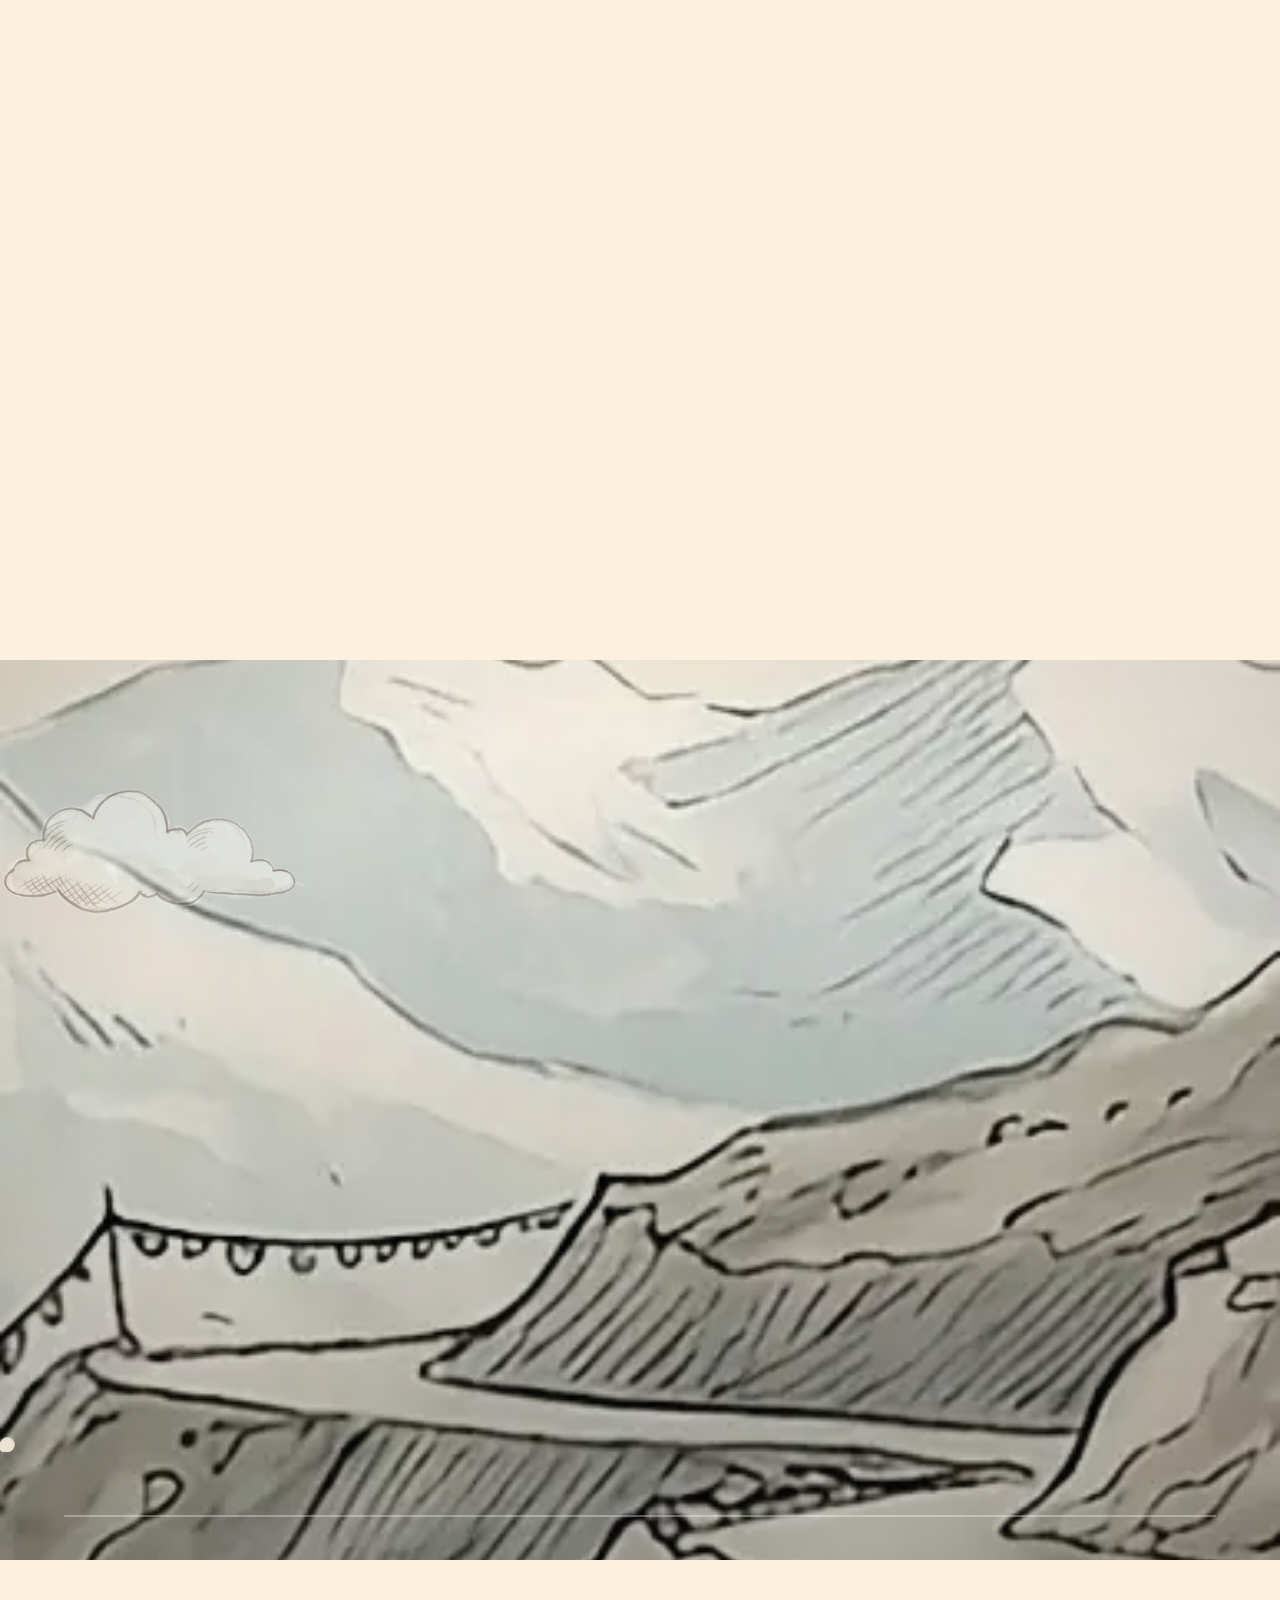
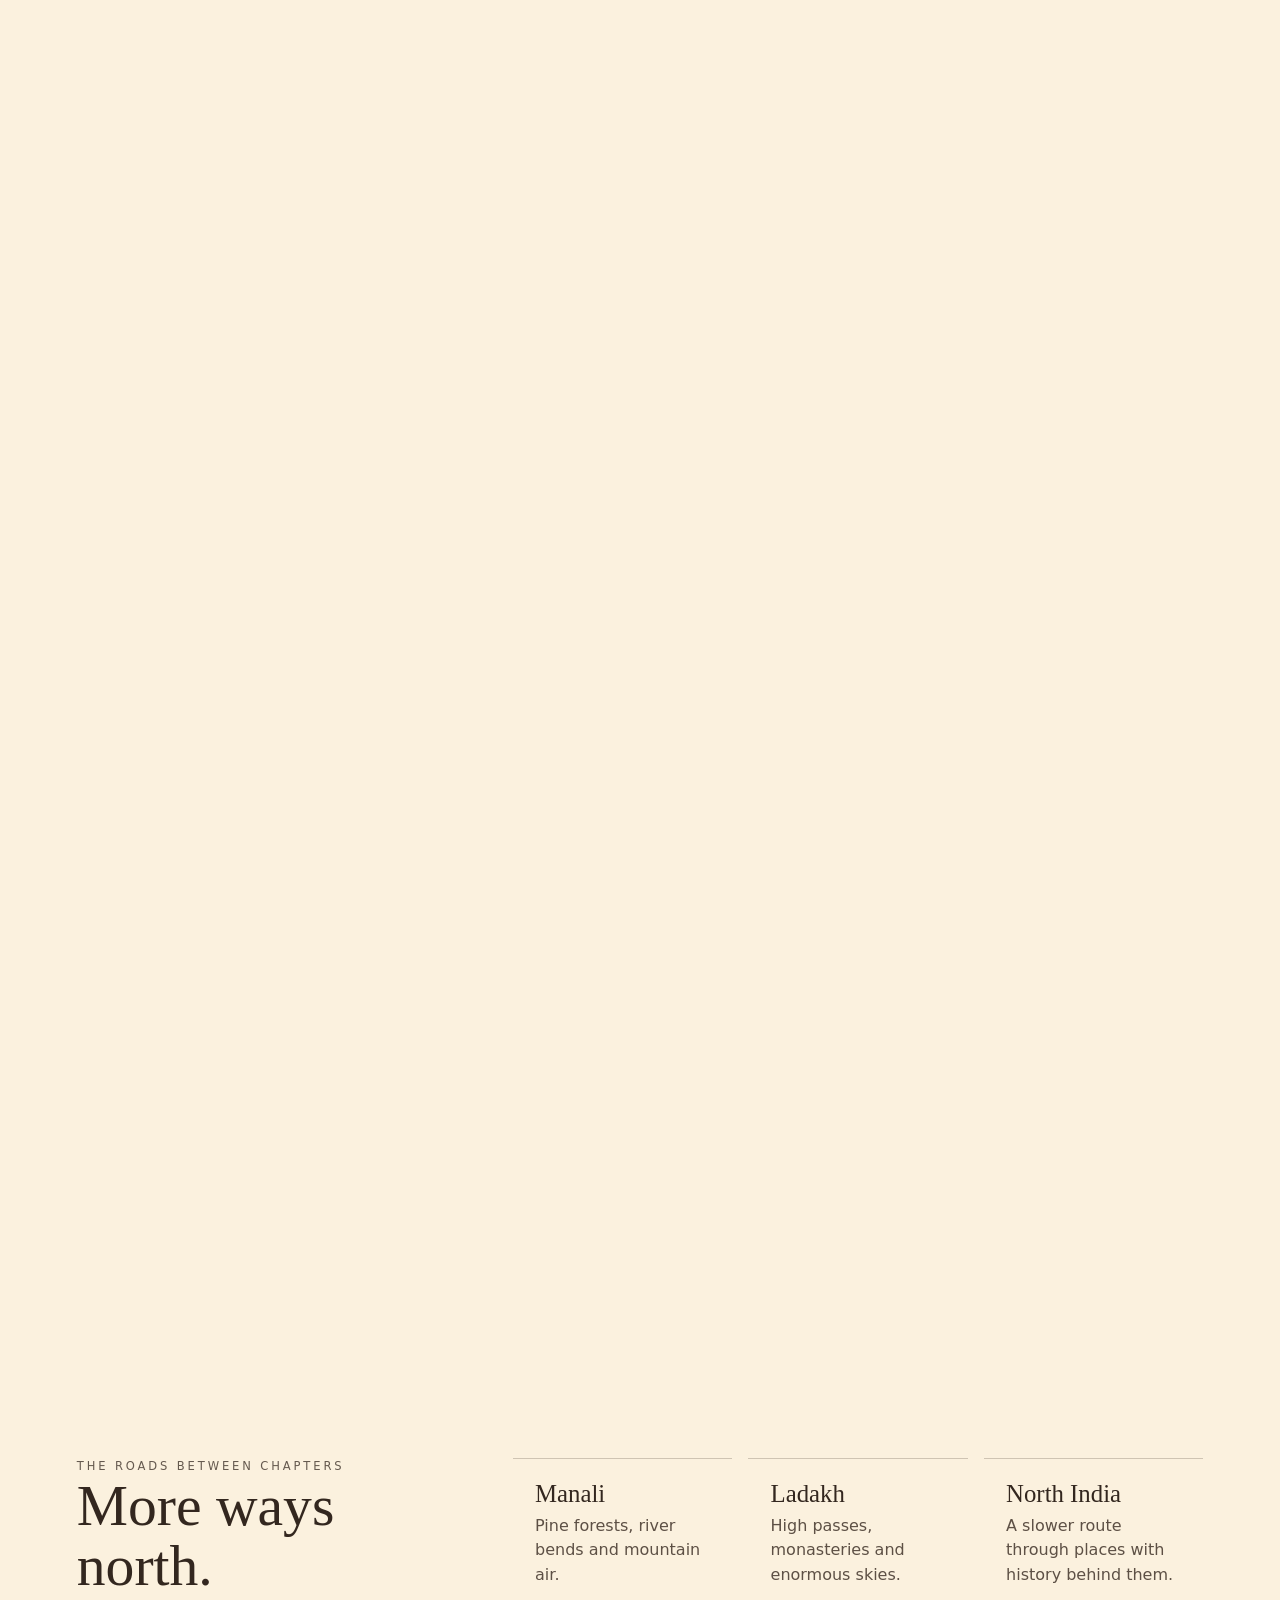
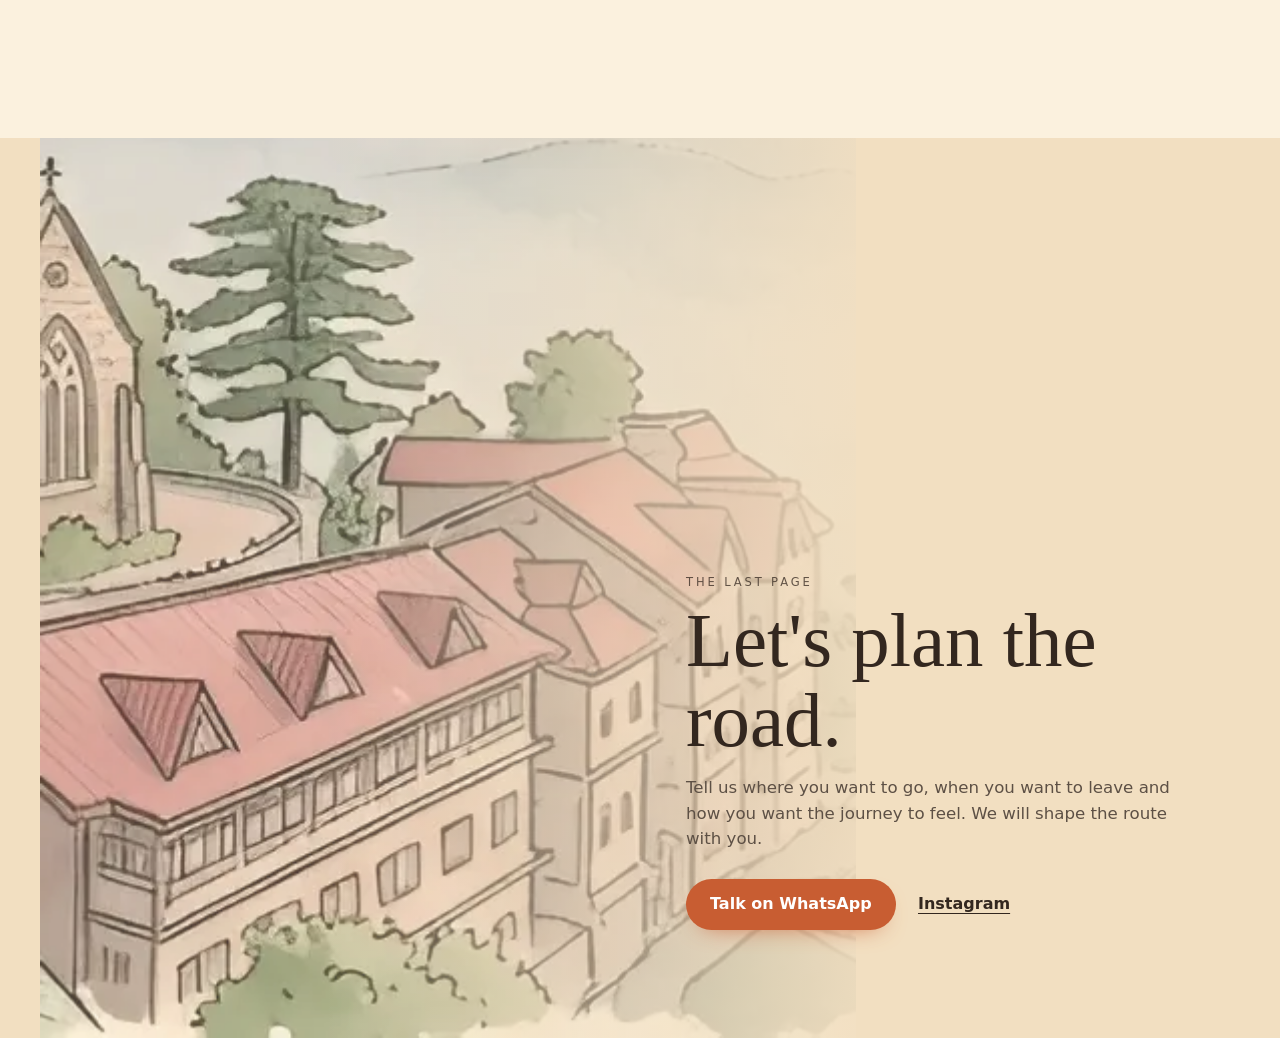
<file: v1/index.html>
<!doctype html>
<html lang="en">
<head>
  <meta charset="utf-8">
  <meta name="viewport" content="width=device-width,initial-scale=1,viewport-fit=cover">
  <meta name="theme-color" content="#fbf1de">
  <title>Northbound | Slow roads, big skies</title>
  <meta name="description" content="Slow, story-rich motorcycle and SUV journeys through the Himalayas, Ladakh, Himachal and North India. Explore routes and plan a journey with Northbound.">
  <meta name="robots" content="index,follow">
  <link rel="canonical" href="./">
  <meta property="og:type" content="website">
  <meta property="og:title" content="Northbound | Slow roads, big skies">
  <meta property="og:description" content="Motorcycle and SUV journeys through the Himalayas and North India.">
  <meta property="og:image" content="assets/img/redfort-full.webp">
  <meta name="twitter:card" content="summary_large_image">
  <link rel="preload" as="image" href="assets/img/redfort-full.webp" type="image/webp">
  <link rel="stylesheet" href="css/styles.css">
  <script id="site-schema" type="application/ld+json">
  {
    "@context":"https://schema.org",
    "@type":"TravelAgency",
    "name":"Northbound",
    "description":"Motorcycle and SUV journeys through the Himalayas, Ladakh, Himachal and North India.",
    "areaServed":["Ladakh","Himachal Pradesh","Uttarakhand","Delhi","North India"]
  }
  </script>
</head>
<body>
  <a class="skip-link" href="#journey">Skip to journeys</a>

  <header class="nav" id="site-nav">
    <a class="brand" href="#top" data-bind="brand">Northbound</a>
    <nav aria-label="Main navigation">
      <a href="#journey" data-bind="navDestinations">Journeys</a>
      <a href="#contact" data-bind="navStories">Contact</a>
    </nav>
    <a class="pill pill--small" href="#contact" data-bind-href="navCtaHref" data-bind="navCta">Plan a trip</a>
  </header>

  <main id="top">
    <!-- HERO / EXISTING REFERENCE WORLD -->
    <section class="hero" aria-labelledby="hero-title">
      <div class="hero-stage">
        <picture class="hero-bg" aria-hidden="true">
          <source media="(max-width: 700px)" srcset="assets/img/mobile/redfort-full-phone.webp">
          <img src="assets/img/redfort-full.webp" alt="" width="1610" height="692" fetchpriority="high">
        </picture>

        <div class="hero-paper"></div>
        <div class="hero-vignette"></div>

        <div class="ambient cloud cloud--h1" aria-hidden="true"><img src="assets/img/cloud.webp" alt="" width="420" height="179"></div>
        <div class="ambient cloud cloud--h2" aria-hidden="true"><img src="assets/img/cloud.webp" alt="" width="420" height="179"></div>
        <div class="ambient cloud cloud--h3" aria-hidden="true"><img src="assets/img/cloud.webp" alt="" width="420" height="179"></div>
        <div class="bird-flock" data-birds="hero" aria-hidden="true"></div>

        <!-- Kept in the same layered-monument spirit as the reference. Hawa Mahal intentionally absent. -->
        <div class="hero-cutout hero-cutout--taj" data-depth=".16"><img src="assets/img/taj.webp" alt="" width="834" height="620"></div>
        <div class="hero-cutout hero-cutout--qutub" data-depth=".26"><img src="assets/img/qutub.webp" alt="Qutub Minar illustration" width="74" height="340"></div>
        <div class="hero-cutout hero-cutout--kedar" data-depth=".20"><img src="assets/img/kedar.webp" alt="Himalayan temple illustration" width="287" height="340"></div>

        <div class="hero-copy">
          <p class="eyebrow" data-bind="heroEyebrow">Chapter one</p>
          <h1 id="hero-title" data-bind="heroTitle">Some roads are meant to be felt.</h1>
          <p class="tagline" data-bind="heroTagline">Slow roads. Big skies.</p>
          <a class="pill pill--large" data-bind-href="heroCtaHref" href="#journey" data-bind="heroCta">Plan a trip</a>
          <span class="scroll-cue">Scroll to travel</span>
        </div>
      </div>
    </section>

    <!-- NORMAL COUPLED SECTION: two scenes, backgrounds change vertically. -->
    <section class="coupled" id="journey" aria-label="Green Valley and Rishikesh journey">
      <div class="coupled-stage">
        <article class="coupled-scene coupled-scene--green">
          <picture class="coupled-bg">
            <source media="(max-width: 700px)" srcset="assets/img/mobile/green-valley-phone.webp">
            <img src="assets/img/green-valley.webp" alt="Misty green Himalayan valley and forest road" width="1634" height="686" loading="lazy" decoding="async">
          </picture>
          <div class="scene-wash"></div>
          <div class="scene-cloud scene-cloud--a" aria-hidden="true"><img src="assets/img/cloud.webp" alt="" width="420" height="179" loading="lazy"></div>
          <div class="scene-cloud scene-cloud--b" aria-hidden="true"><img src="assets/img/cloud.webp" alt="" width="420" height="179" loading="lazy"></div>
          <div class="bird-flock" data-birds="green" aria-hidden="true"></div>
          <div class="leaves" data-leaf-count="10" aria-hidden="true"></div>
          <div class="scene-copy scene-copy--left">
            <p class="eyebrow" data-bind="j0Eyebrow">Chapter two</p>
            <h2 data-bind="j0Title">Into the green</h2>
            <p data-bind="j0Body">Pine forests, wet roads and mist that opens like a curtain. The first hours of the climb are the quietest.</p>
          </div>
        </article>

        <article class="coupled-scene coupled-scene--river">
          <picture class="coupled-bg">
            <source media="(max-width: 700px)" srcset="assets/img/mobile/rishikesh-phone.webp">
            <img src="assets/img/rishikesh.webp" alt="Rishikesh suspension bridge and riverfront" width="1780" height="722" loading="lazy" decoding="async">
          </picture>
          <div class="scene-wash"></div>
          <div class="scene-cloud scene-cloud--c" aria-hidden="true"><img src="assets/img/cloud.webp" alt="" width="420" height="179" loading="lazy"></div>
          <div class="bird-flock" data-birds="river" aria-hidden="true"></div>
          <div class="leaves" data-leaf-count="6" aria-hidden="true"></div>
          <div class="scene-copy scene-copy--right">
            <p class="eyebrow" data-bind="j1Eyebrow">Chapter three</p>
            <h2 data-bind="j1Title">Where the river turns holy</h2>
            <p data-bind="j1Body">Rishikesh, suspension bridges, evening aarti and a slow breakfast by the Ganga before the road climbs again.</p>
          </div>
        </article>
      </div>
    </section>

    <!-- SPECIAL BIKE JOURNEY: fixed background, moving bike + moving/revealed cards. -->
    <section class="ride" id="bike-ride" data-ride="bike" aria-label="Motorcycle journey through the green valley">
      <div class="ride-stage">
        <picture class="ride-bg">
          <source media="(max-width: 700px)" srcset="assets/img/mobile/green-valley-phone.webp">
          <img src="assets/img/green-valley.webp" alt="Green Himalayan valley used as the fixed stage for a motorcycle journey" width="1634" height="686" loading="lazy" decoding="async">
        </picture>
        <div class="ride-wash"></div>
        <div class="ride-atmosphere"></div>

        <div class="ride-cloud cloud cloud--r1" aria-hidden="true"><img src="assets/img/cloud.webp" alt="" width="420" height="179" loading="lazy"></div>
        <div class="ride-cloud cloud cloud--r2" aria-hidden="true"><img src="assets/img/cloud.webp" alt="" width="420" height="179" loading="lazy"></div>
        <div class="bird-flock" data-birds="bike" aria-hidden="true"></div>
        <div class="leaves" data-leaf-count="14" aria-hidden="true"></div>

        <div class="ride-content">
          <article class="journey-card journey-card--bike card-1">
            <p class="eyebrow">The road opens</p>
            <h2>Leave room for the quiet.</h2>
            <p>Forest road, cool air and a full tank. This is where the motorcycle chapter begins.</p>
          </article>
          <article class="journey-card journey-card--bike card-2">
            <p class="eyebrow">Take the long way</p>
            <h2>Every bend gets a view.</h2>
            <p>Slow down before the climb. The best part is often the road between the places.</p>
          </article>
          <article class="journey-card journey-card--bike card-3">
            <p class="eyebrow">Northbound</p>
            <h2>Keep following the mountains.</h2>
            <p>A journey designed to feel unhurried, personal and made for the people riding it.</p>
          </article>
        </div>

        <div class="vehicle vehicle--bike" aria-hidden="true">
          <span class="vehicle-shadow"></span>
          <img src="assets/img/bike.webp" alt="" width="536" height="466" loading="lazy" decoding="async">
        </div>
        <div class="vehicle-dust vehicle-dust--bike" aria-hidden="true"></div>
        <div class="ride-progress" aria-hidden="true"><span></span></div>
      </div>
    </section>

    <!-- NORMAL COUPLED SECTION: Ladakh -> Chandratal -->
    <section class="coupled coupled--high" aria-label="Ladakh and Chandratal journey">
      <div class="coupled-stage">
        <article class="coupled-scene coupled-scene--ladakh">
          <picture class="coupled-bg">
            <source media="(max-width: 700px)" srcset="assets/img/mobile/ladakh-mountain-phone.webp">
            <img src="assets/img/ladakh-mountain.webp" alt="High Ladakh mountain road and monastery" width="1654" height="688" loading="lazy" decoding="async">
          </picture>
          <div class="scene-wash"></div>
          <div class="scene-cloud scene-cloud--a" aria-hidden="true"><img src="assets/img/cloud.webp" alt="" width="420" height="179" loading="lazy"></div>
          <div class="bird-flock" data-birds="ladakh" aria-hidden="true"></div>
          <div class="snow" data-snow-count="24" aria-hidden="true"></div>
          <div class="scene-copy scene-copy--left">
            <p class="eyebrow">Higher roads</p>
            <h2>Where the valley gets wide.</h2>
            <p>Stone, sky and long empty stretches. The Himalayas start to feel larger than the map.</p>
          </div>
        </article>

        <article class="coupled-scene coupled-scene--chandra">
          <picture class="coupled-bg">
            <source media="(max-width: 700px)" srcset="assets/img/mobile/chandratal-phone.webp">
            <img src="assets/img/chandratal.webp" alt="Chandratal lake under a night sky in the Himalayas" width="1734" height="706" loading="lazy" decoding="async">
          </picture>
          <div class="scene-wash"></div>
          <div class="scene-cloud scene-cloud--c" aria-hidden="true"><img src="assets/img/cloud.webp" alt="" width="420" height="179" loading="lazy"></div>
          <div class="snow" data-snow-count="20" aria-hidden="true"></div>
          <div class="scene-copy scene-copy--right scene-copy--light">
            <p class="eyebrow">Under the stars</p>
            <h2>Blue at the end of the road.</h2>
            <p>A long blue lake, cold wind and a camp pitched before the last light leaves the mountains.</p>
          </div>
        </article>
      </div>
    </section>

    <!-- SPECIAL SUV JOURNEY: fixed Ladakh background, moving SUV + cards. -->
    <section class="ride ride--suv" id="suv-ride" data-ride="suv" aria-label="SUV journey through Ladakh">
      <div class="ride-stage">
        <picture class="ride-bg">
          <source media="(max-width: 700px)" srcset="assets/img/mobile/ladakh-mountain-phone.webp">
          <img src="assets/img/ladakh-mountain.webp" alt="Ladakh mountain landscape used as the fixed stage for an SUV journey" width="1654" height="688" loading="lazy" decoding="async">
        </picture>
        <div class="ride-wash"></div>
        <div class="ride-atmosphere"></div>

        <div class="ride-cloud cloud cloud--r3" aria-hidden="true"><img src="assets/img/cloud.webp" alt="" width="420" height="179" loading="lazy"></div>
        <div class="bird-flock" data-birds="suv" aria-hidden="true"></div>
        <div class="snow" data-snow-count="28" aria-hidden="true"></div>

        <div class="ride-content">
          <article class="journey-card journey-card--suv card-1">
            <p class="eyebrow">Made for the high country</p>
            <h2>Carry the camp. Take the road.</h2>
            <p>The SUV gives the journey space for longer days, colder nights and the things worth bringing along.</p>
          </article>
          <article class="journey-card journey-card--suv card-2">
            <p class="eyebrow">Across Ladakh</p>
            <h2>The road is the destination.</h2>
            <p>Monastery walls, exposed passes and empty bends. No rush to get through any of it.</p>
          </article>
          <article class="journey-card journey-card--suv card-3">
            <p class="eyebrow">Stay a little longer</p>
            <h2>Watch the light change.</h2>
            <p>Arrive before sunset. Sit still. Let the mountain do the rest.</p>
          </article>
        </div>

        <div class="vehicle vehicle--suv" aria-hidden="true">
          <span class="vehicle-shadow"></span>
          <img src="assets/img/suv.webp" alt="" width="536" height="466" loading="lazy" decoding="async">
        </div>
        <div class="vehicle-dust vehicle-dust--suv" aria-hidden="true"></div>
        <div class="ride-progress" aria-hidden="true"><span></span></div>
      </div>
    </section>

    <section class="roads" id="stories" aria-labelledby="roads-title">
      <div class="roads-inner">
        <div>
          <p class="eyebrow">The roads between chapters</p>
          <h2 id="roads-title">More ways north.</h2>
        </div>
        <div class="roads-grid">
          <article><h3 data-bind="road0Title">Manali</h3><p data-bind="road0Body">Pine forests, river bends and mountain air.</p></article>
          <article><h3 data-bind="road1Title">Ladakh</h3><p data-bind="road1Body">High passes, monasteries and enormous skies.</p></article>
          <article><h3 data-bind="road2Title">North India</h3><p data-bind="road2Body">A slower route through places with history behind them.</p></article>
        </div>
      </div>
    </section>

    <section class="contact" id="contact" aria-labelledby="contact-title">
      <div class="contact-inner">
        <div class="contact-art" aria-hidden="true">
          <picture>
            <source media="(max-width: 700px)" srcset="assets/img/mobile/manali-phone.webp">
            <img src="assets/img/manali.webp" alt="" width="1782" height="724" loading="lazy" decoding="async" data-bind-src="contactDesktop">
          </picture>
          <div class="contact-art-wash"></div>
        </div>
        <div class="contact-copy">
          <p class="eyebrow" data-bind="contactEyebrow">The last page</p>
          <h2 id="contact-title" data-bind="contactTitle">Let's plan the road.</h2>
          <p data-bind="contactBody">Tell us where you want to go, when you want to leave and how you want the journey to feel. We will shape the route with you.</p>
          <div class="contact-actions">
            <a class="pill pill--large" href="https://wa.me/919800000000" target="_blank" rel="noopener" data-bind-href="contactHref" data-bind="contactCta">Talk on WhatsApp</a>
            <a class="text-link" href="https://instagram.com/" target="_blank" rel="noopener" data-bind-href="instagram">Instagram</a>
          </div>
        </div>
      </div>
    </section>
  </main>

  <script src="js/main.js" defer></script>
</body>
</html>
</file>
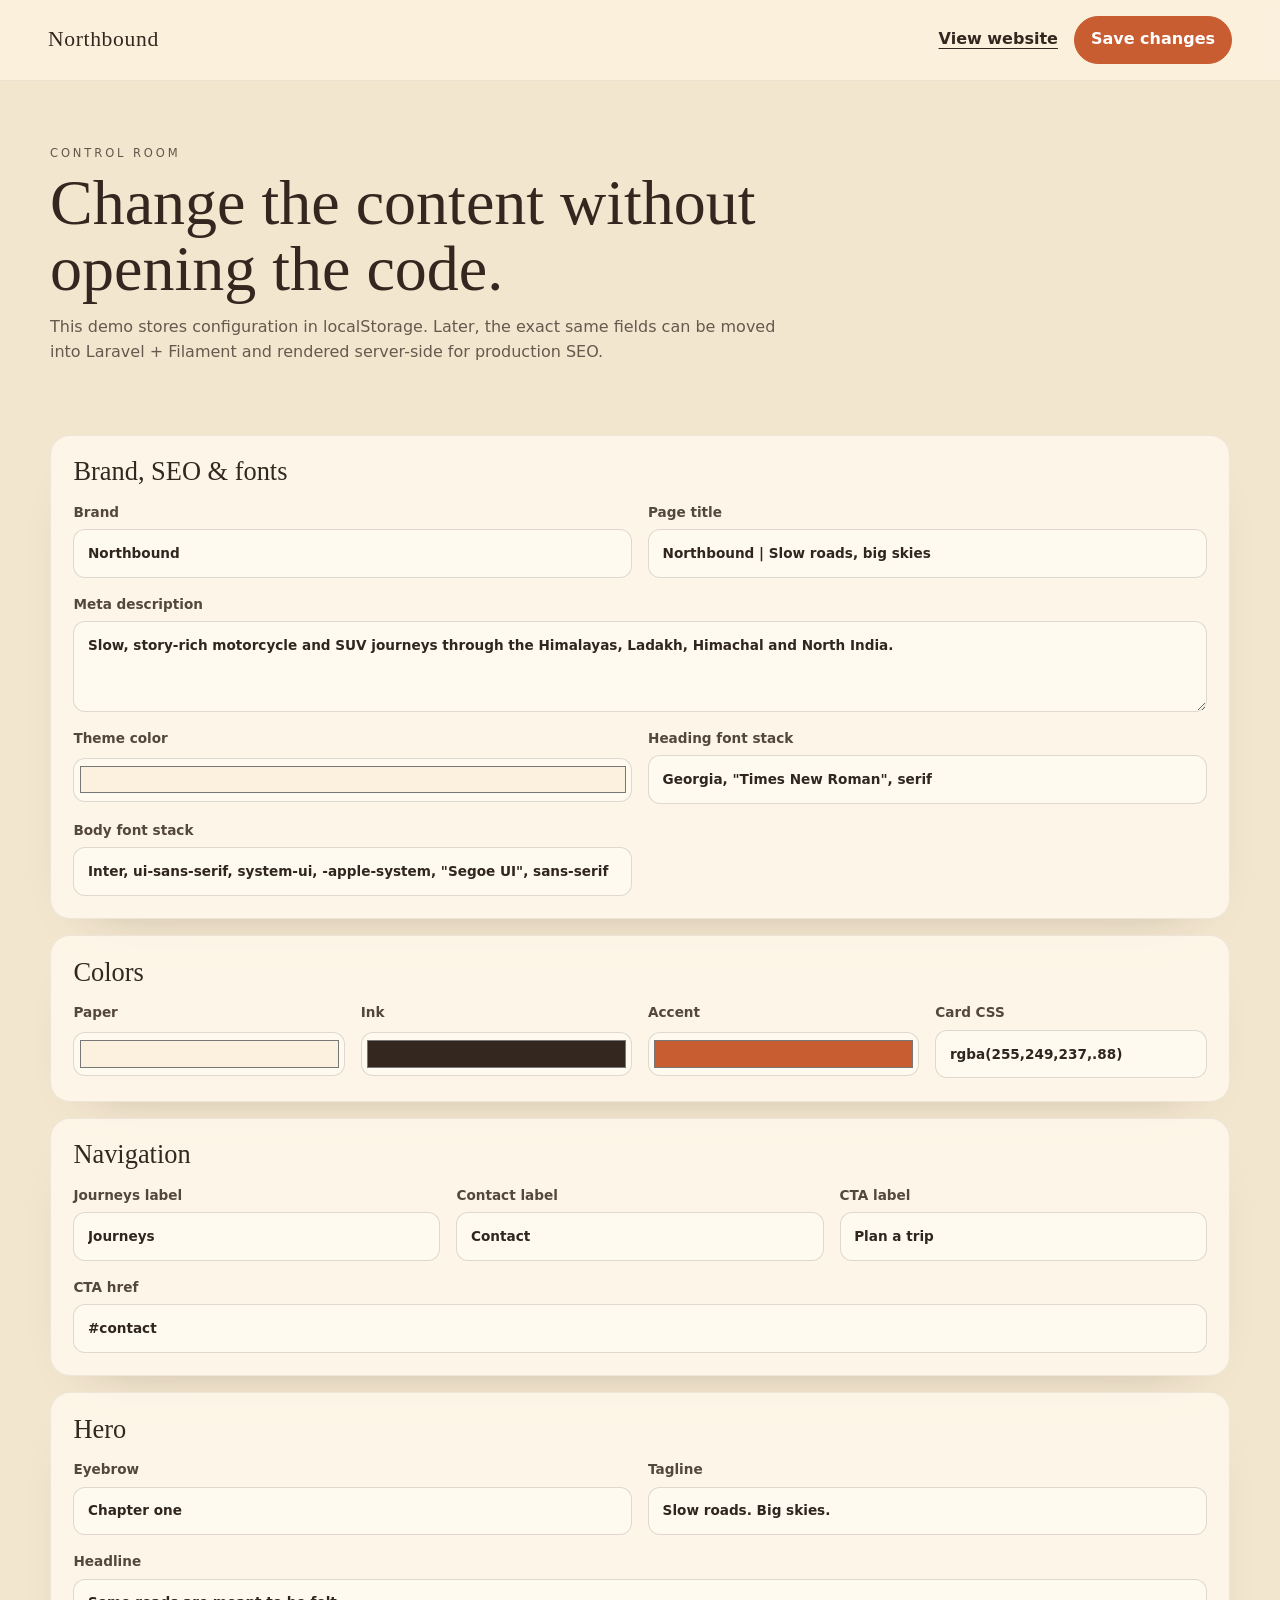
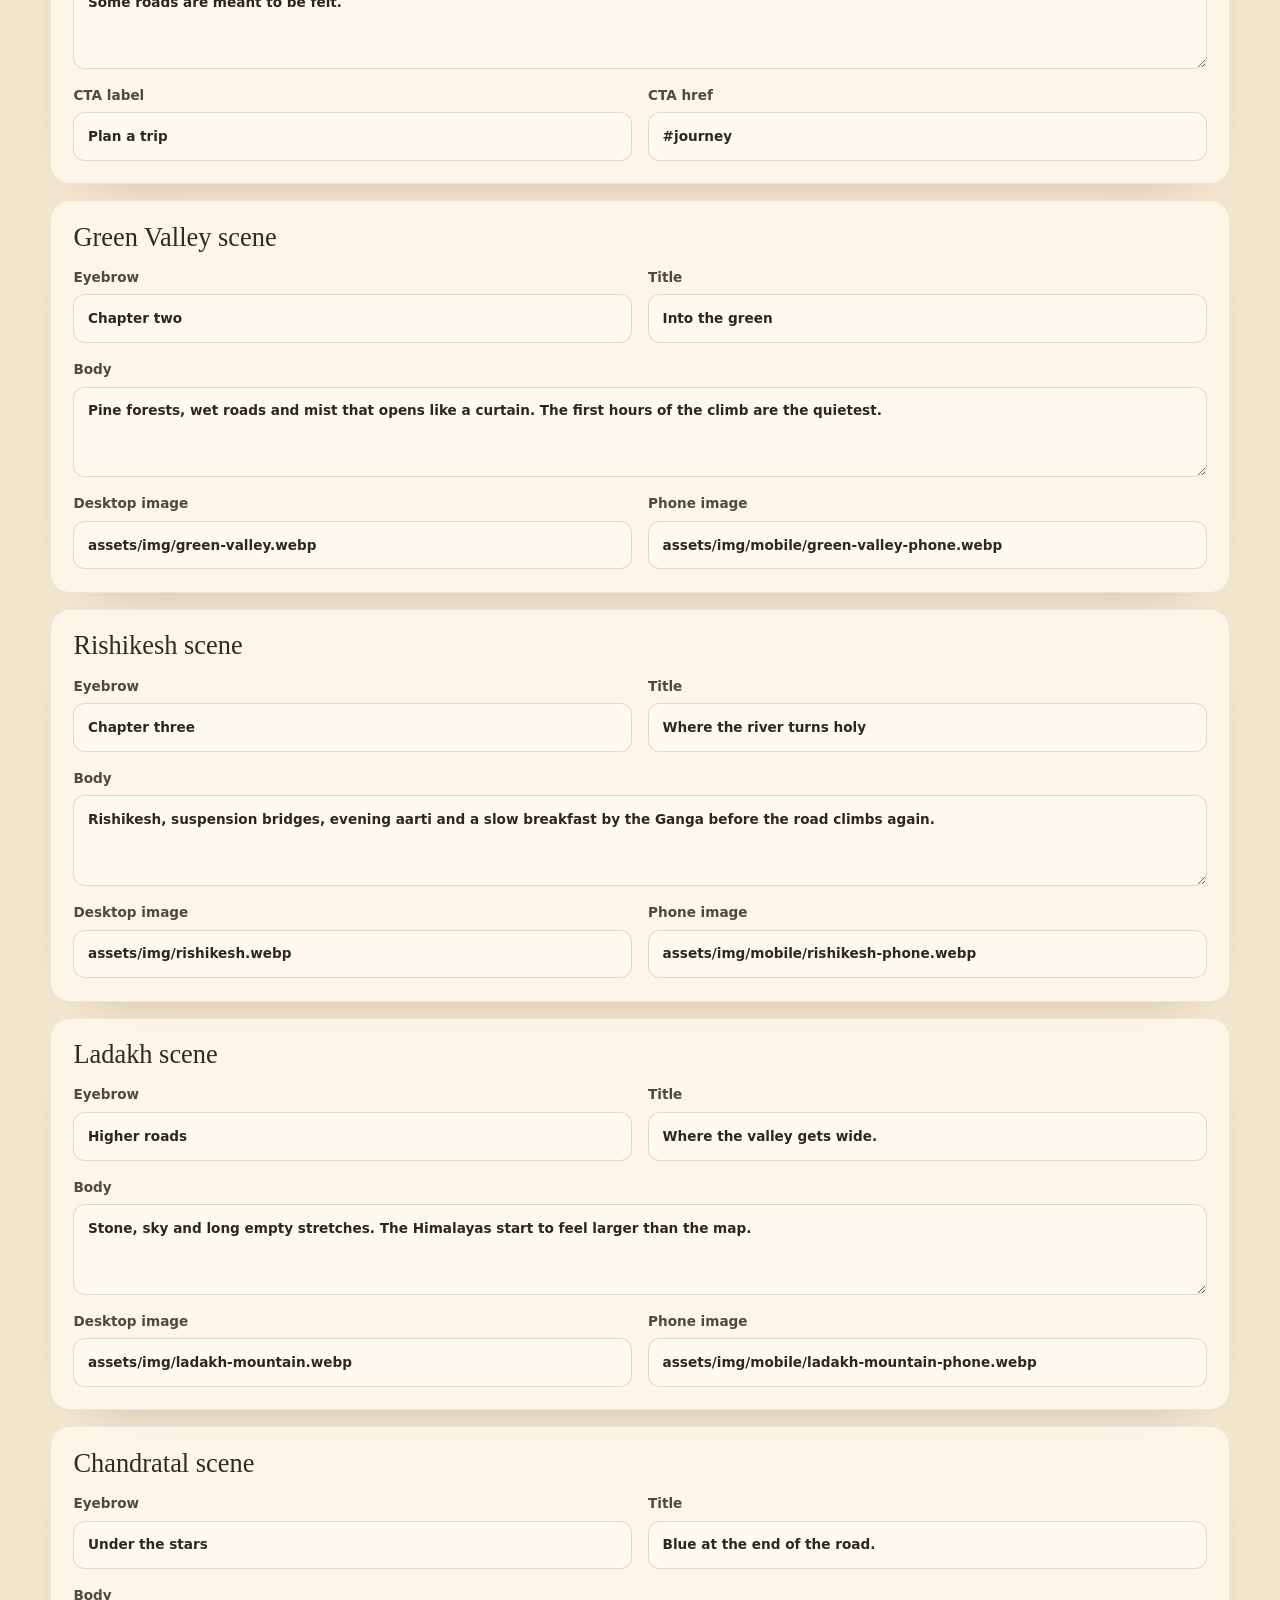
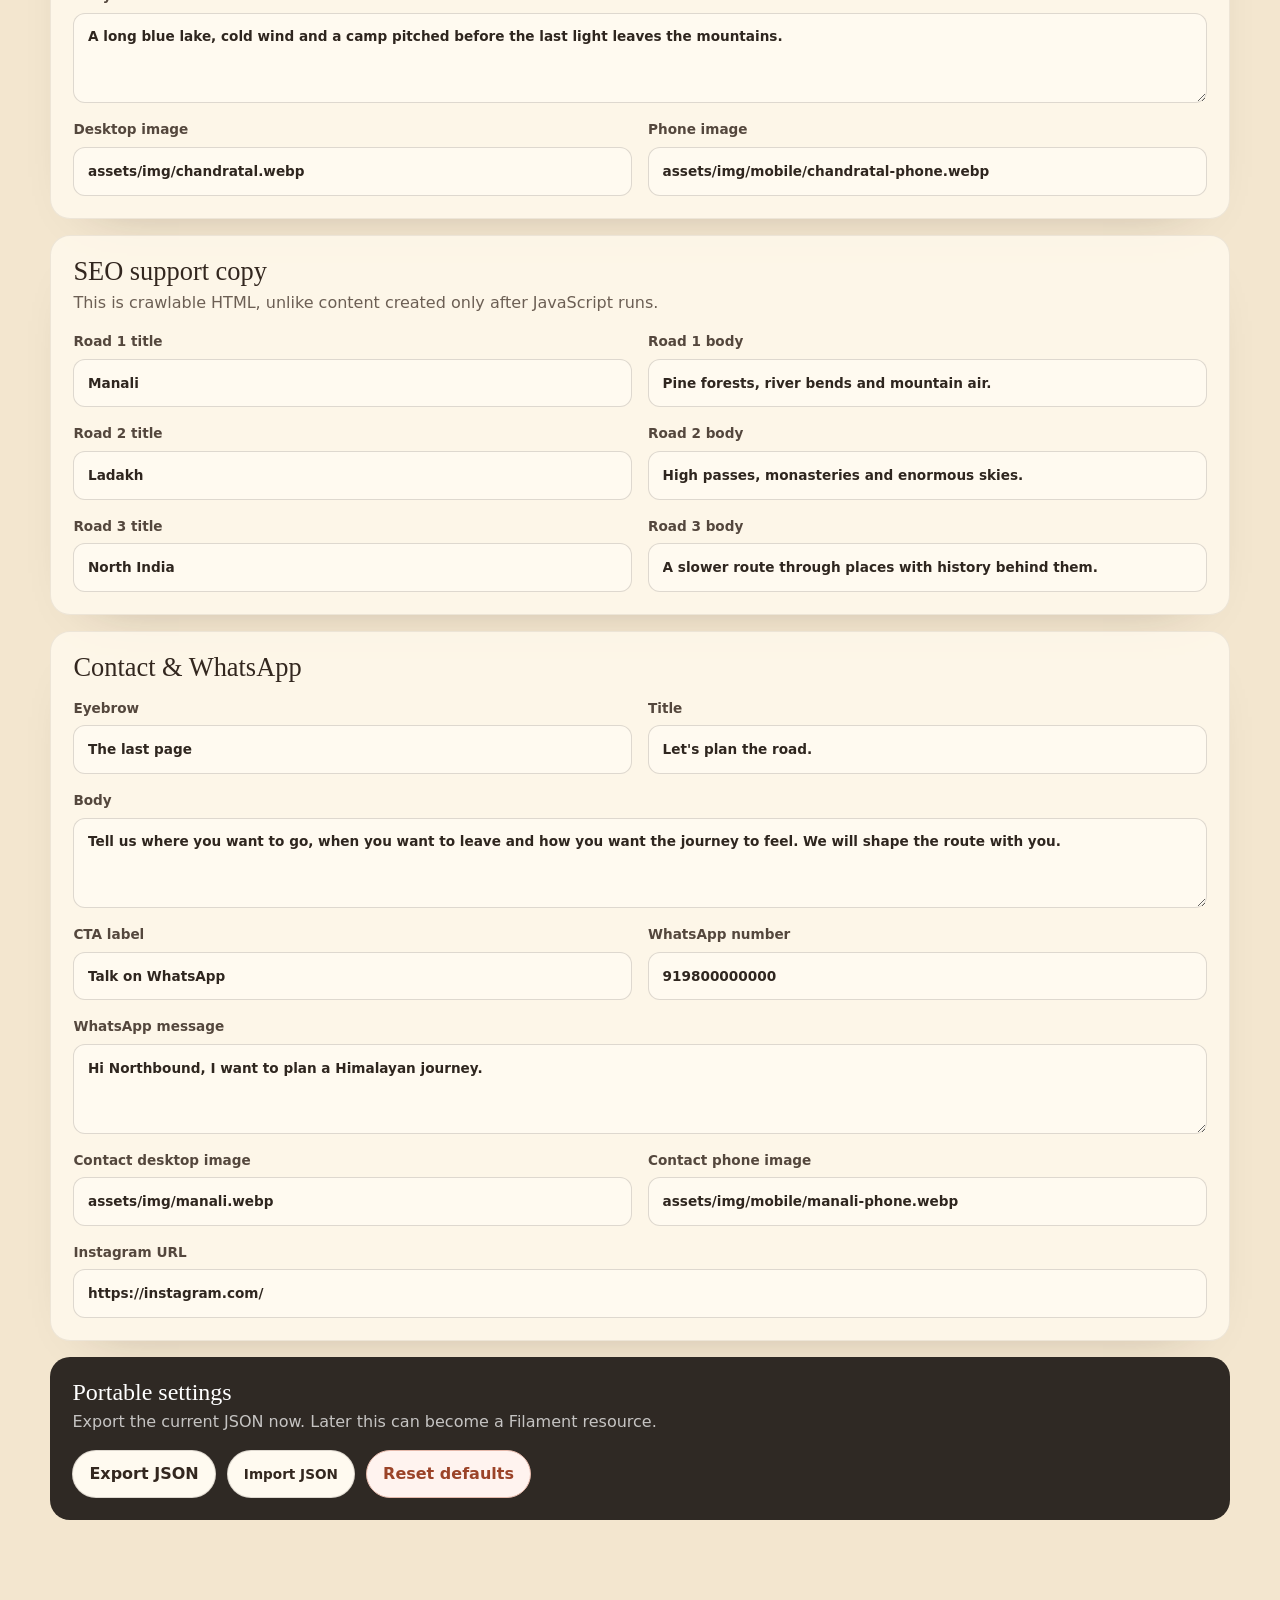
<file: settings.html>
<!doctype html>
<html lang="en" data-settings-page>
<head>
  <meta charset="utf-8">
  <meta name="viewport" content="width=device-width,initial-scale=1,viewport-fit=cover">
  <meta name="robots" content="noindex,nofollow">
  <meta name="theme-color" content="#fbf1de">
  <title>Northbound Settings</title>
  <link rel="stylesheet" href="css/styles.css">
  <link rel="stylesheet" href="css/settings.css">
</head>
<body class="settings-page">
<header class="settings-top">
  <a class="brand" href="index.html">Northbound</a>
  <div class="settings-actions">
    <a class="text-link" href="index.html">View website</a>
    <button class="button button--primary" type="button" id="saveSettings">Save changes</button>
  </div>
</header>
<main class="settings-shell">
  <div class="settings-intro">
    <p class="eyebrow">Control room</p>
    <h1>Change the content without opening the code.</h1>
    <p>This demo stores configuration in localStorage. Later, the exact same fields can be moved into Laravel + Filament and rendered server-side for production SEO.</p>
    <div id="saveStatus" class="save-status" role="status" aria-live="polite"></div>
  </div>
  <form id="settingsForm">
    <section class="settings-card">
      <div class="settings-head"><h2>Brand, SEO & fonts</h2></div>
      <div class="grid grid--2">
        <label>Brand<input name="brand"></label>
        <label>Page title<input name="pageTitle"></label>
        <label class="span-2">Meta description<textarea name="metaDescription" rows="3"></textarea></label>
        <label>Theme color<input name="themeColor" type="color"></label>
        <label>Heading font stack<input name="headingFont"></label>
        <label>Body font stack<input name="bodyFont"></label>
      </div>
    </section>

    <section class="settings-card">
      <div class="settings-head"><h2>Colors</h2></div>
      <div class="grid grid--4">
        <label>Paper<input name="paper" type="color"></label>
        <label>Ink<input name="ink" type="color"></label>
        <label>Accent<input name="accent" type="color"></label>
        <label>Card CSS<input name="card"></label>
      </div>
    </section>

    <section class="settings-card">
      <div class="settings-head"><h2>Navigation</h2></div>
      <div class="grid grid--3">
        <label>Journeys label<input name="navDestinations"></label>
        <label>Contact label<input name="navStories"></label>
        <label>CTA label<input name="navCta"></label>
        <label class="span-3">CTA href<input name="navHref"></label>
      </div>
    </section>

    <section class="settings-card">
      <div class="settings-head"><h2>Hero</h2></div>
      <div class="grid grid--2">
        <label>Eyebrow<input name="heroEyebrow"></label>
        <label>Tagline<input name="heroTagline"></label>
        <label class="span-2">Headline<textarea name="heroTitle" rows="2"></textarea></label>
        <label>CTA label<input name="heroCta"></label>
        <label>CTA href<input name="heroHref"></label>
      </div>
    </section>

    <section class="settings-card">
      <div class="settings-head"><h2>Green Valley scene</h2></div>
      <div class="grid grid--2">
        <label>Eyebrow<input name="j0Eyebrow"></label>
        <label>Title<input name="j0Title"></label>
        <label class="span-2">Body<textarea name="j0Body" rows="3"></textarea></label>
        <label>Desktop image<input name="j0Desktop"></label>
        <label>Phone image<input name="j0Mobile"></label>
      </div>
    </section>

    <section class="settings-card">
      <div class="settings-head"><h2>Rishikesh scene</h2></div>
      <div class="grid grid--2">
        <label>Eyebrow<input name="j1Eyebrow"></label>
        <label>Title<input name="j1Title"></label>
        <label class="span-2">Body<textarea name="j1Body" rows="3"></textarea></label>
        <label>Desktop image<input name="j1Desktop"></label>
        <label>Phone image<input name="j1Mobile"></label>
      </div>
    </section>

    <section class="settings-card">
      <div class="settings-head"><h2>Ladakh scene</h2></div>
      <div class="grid grid--2">
        <label>Eyebrow<input name="j2Eyebrow"></label>
        <label>Title<input name="j2Title"></label>
        <label class="span-2">Body<textarea name="j2Body" rows="3"></textarea></label>
        <label>Desktop image<input name="j2Desktop"></label>
        <label>Phone image<input name="j2Mobile"></label>
      </div>
    </section>

    <section class="settings-card">
      <div class="settings-head"><h2>Chandratal scene</h2></div>
      <div class="grid grid--2">
        <label>Eyebrow<input name="j3Eyebrow"></label>
        <label>Title<input name="j3Title"></label>
        <label class="span-2">Body<textarea name="j3Body" rows="3"></textarea></label>
        <label>Desktop image<input name="j3Desktop"></label>
        <label>Phone image<input name="j3Mobile"></label>
      </div>
    </section>

    <section class="settings-card">
      <div class="settings-head"><h2>SEO support copy</h2><p>This is crawlable HTML, unlike content created only after JavaScript runs.</p></div>
      <div class="grid grid--2">
        <label>Road 1 title<input name="road0Title"></label>
        <label>Road 1 body<input name="road0Body"></label>
        <label>Road 2 title<input name="road1Title"></label>
        <label>Road 2 body<input name="road1Body"></label>
        <label>Road 3 title<input name="road2Title"></label>
        <label>Road 3 body<input name="road2Body"></label>
      </div>
    </section>

    <section class="settings-card">
      <div class="settings-head"><h2>Contact & WhatsApp</h2></div>
      <div class="grid grid--2">
        <label>Eyebrow<input name="contactEyebrow"></label>
        <label>Title<input name="contactTitle"></label>
        <label class="span-2">Body<textarea name="contactBody" rows="3"></textarea></label>
        <label>CTA label<input name="contactCta"></label>
        <label>WhatsApp number<input name="whatsapp" inputmode="tel"></label>
        <label class="span-2">WhatsApp message<textarea name="whatsappMessage" rows="2"></textarea></label>
        <label>Contact desktop image<input name="contactDesktop"></label>
        <label>Contact phone image<input name="contactMobile"></label>
        <label class="span-2">Instagram URL<input name="instagram" type="url"></label>
      </div>
    </section>
  </form>

  <section class="settings-tools">
    <div><h2>Portable settings</h2><p>Export the current JSON now. Later this can become a Filament resource.</p></div>
    <div class="tool-row">
      <button class="button" type="button" id="exportSettings">Export JSON</button>
      <label class="button">Import JSON<input id="importSettings" type="file" accept="application/json" hidden></label>
      <button class="button button--danger" type="button" id="resetSettings">Reset defaults</button>
    </div>
  </section>
</main>
<script src="js/main.js" defer></script>
</body>
</html>
</file>
<file: css/styles.css>
:root{
  --paper:#fbf1de;
  --paper-deep:#f2dfc1;
  --ink:#33271f;
  --muted:#5d5045;
  --accent:#c85d32;
  --accent-dark:#a84626;
  --card:rgba(255,249,237,.88);
  --heading:Georgia,"Times New Roman",serif;
  --body:Inter,ui-sans-serif,system-ui,-apple-system,"Segoe UI",sans-serif;
  --nav-height:76px;
}

*{box-sizing:border-box;margin:0}
html{background:var(--paper);scroll-behavior:smooth}
body{font-family:var(--body);color:var(--ink);background:var(--paper);line-height:1.55;-webkit-font-smoothing:antialiased}
img{display:block;max-width:none}
a{color:inherit;text-decoration:none}
button,input,textarea{font:inherit}
.skip-link{position:fixed;left:1rem;top:1rem;z-index:100;padding:.7rem 1rem;border-radius:999px;background:#fff;transform:translateY(-180%);transition:transform .2s}
.skip-link:focus{transform:none}

/* Header */
.nav{position:fixed;inset:0 0 auto;z-index:80;display:flex;align-items:center;justify-content:space-between;gap:1rem;padding:calc(.85rem + env(safe-area-inset-top)) clamp(1rem,3vw,2.6rem) .85rem;background:linear-gradient(to bottom,rgba(251,241,222,.82),rgba(251,241,222,0));pointer-events:none}
.nav>*{pointer-events:auto}
.brand{font:500 1.35rem/1 var(--heading);letter-spacing:.03em}
.nav nav{display:flex;gap:1.7rem;font-size:.9rem;color:var(--muted)}
.nav nav a{padding:.45rem 0}
.nav-toggle{display:none}
.pill{display:inline-flex;align-items:center;justify-content:center;background:var(--accent);color:#fff;padding:.66rem 1.2rem;border-radius:999px;font-size:.9rem;font-weight:650;box-shadow:0 10px 25px -15px var(--accent);transition:transform .35s ease,background .35s ease}
.pill:hover{transform:translateY(-2px);background:var(--accent-dark)}
.pill--small{padding:.58rem 1.08rem}
.pill--large{padding:.82rem 1.5rem;font-size:1rem}
.text-link{padding:.5rem 0;font-weight:600;text-decoration:underline;text-underline-offset:4px}
@media(max-width:700px){
  .nav{gap:.5rem;padding-left:1rem;padding-right:1rem}
  .brand{margin-right:auto;font-size:1.15rem}
  .pill--small{min-height:44px;font-size:.82rem;padding:.5rem .95rem}
  /* Links move into a dropdown panel opened by .nav-toggle */
  .nav nav{position:absolute;top:calc(100% - .25rem);left:1rem;right:1rem;flex-direction:column;gap:0;padding:.4rem;font-size:1rem;color:var(--ink);background:var(--paper);border:1px solid rgba(51,39,31,.1);border-radius:18px;box-shadow:0 20px 45px -30px rgba(30,20,14,.55);opacity:0;visibility:hidden;transform:translateY(-.4rem);transition:opacity .2s ease,transform .2s ease,visibility .2s}
  .nav.is-open nav{opacity:1;visibility:visible;transform:none}
  .nav nav a{padding:.8rem 1rem;border-radius:12px}
  .nav-toggle{display:grid;place-items:center;flex:none;width:44px;height:44px;padding:0;color:var(--ink);background:rgba(251,241,222,.72);border:1px solid rgba(51,39,31,.16);border-radius:50%;cursor:pointer}
  .nav-toggle span,.nav-toggle span::before,.nav-toggle span::after{display:block;width:18px;height:2px;border-radius:2px;background:currentColor;transition:transform .2s ease,background .2s ease}
  .nav-toggle span{position:relative}
  .nav-toggle span::before,.nav-toggle span::after{content:"";position:absolute;left:0}
  .nav-toggle span::before{top:-6px}
  .nav-toggle span::after{top:6px}
  .nav.is-open .nav-toggle span{background:transparent}
  .nav.is-open .nav-toggle span::before{transform:translateY(6px) rotate(45deg)}
  .nav.is-open .nav-toggle span::after{transform:translateY(-6px) rotate(-45deg)}
}

.eyebrow{font-size:.72rem;letter-spacing:.25em;text-transform:uppercase;opacity:.75}
h1,h2,h3{font-family:var(--heading);font-weight:500;line-height:1.04;overflow-wrap:break-word}
/* svh term only bites on short screens (landscape phones, short laptops) */
h1{font-size:clamp(2.5rem,min(6vw,12svh),5.6rem)}
h2{font-size:clamp(2rem,4.5vw,4rem)}

/* Hero: retain the layered watercolor spirit */
.hero{position:relative;height:300svh}
.hero-stage{position:sticky;top:0;height:100dvh;overflow:hidden;background:linear-gradient(180deg,#fbefdc 0%,#efd9b9 72%,var(--paper) 100%)}
.hero-bg{position:absolute;inset:auto 0 0;height:72%;z-index:2;overflow:hidden;display:block}
.hero-bg img{width:100%;height:100%;object-fit:cover;object-position:center bottom}
.hero-paper{position:absolute;inset:0;z-index:3;background:linear-gradient(180deg,rgba(251,241,222,.98) 0 17%,rgba(251,241,222,.22) 48%,rgba(251,241,222,.05) 78%,rgba(251,241,222,.15) 100%)}
.hero-vignette{position:absolute;inset:0;z-index:20;pointer-events:none;background:radial-gradient(ellipse at center,transparent 52%,rgba(57,36,22,.16) 100%)}
.ambient{position:absolute;z-index:16;pointer-events:none}
.cloud img{width:100%;height:auto;animation:cloudDrift linear infinite}
.cloud--h1{top:12%;left:0;width:clamp(180px,25vw,420px)}.cloud--h1 img{animation-duration:150s;animation-delay:-30s}
.cloud--h2{top:23%;left:0;width:clamp(140px,20vw,340px);opacity:.78}.cloud--h2 img{animation-duration:210s;animation-delay:-120s}
.cloud--h3{top:7%;left:0;width:clamp(170px,28vw,460px);opacity:.75}.cloud--h3 img{animation-duration:260s;animation-delay:-210s}
@keyframes cloudDrift{from{transform:translateX(-40vw)}to{transform:translateX(140vw)}}
.hero-cutout{position:absolute;z-index:12;pointer-events:none;will-change:transform}
.hero-cutout img{width:100%;height:auto}
.hero-cutout--taj{left:9%;bottom:14%;width:clamp(190px,23vw,380px);opacity:.45}
/* vw caps keep the tall cutouts in proportion on portrait tablets; landscape screens hit the svh value */
.hero-cutout--qutub{left:8%;bottom:18%;height:min(45svh,48vw)}.hero-cutout--qutub img{height:100%;width:auto}
.hero-cutout--kedar{right:11%;bottom:16%;height:min(33svh,36vw)}.hero-cutout--kedar img{height:100%;width:auto}
.hero-copy{position:absolute;z-index:40;left:50%;top:max(19%,calc(var(--nav-height) + env(safe-area-inset-top)));transform:translateX(-50%);width:min(92vw,930px);text-align:center;display:flex;flex-direction:column;align-items:center;gap:1rem}
.hero-copy::before{content:"";position:absolute;inset:-22% -10%;z-index:-1;background:radial-gradient(ellipse,rgba(251,241,222,.9),rgba(251,241,222,0) 72%)}
.tagline{font-size:clamp(1rem,1.6vw,1.25rem);color:var(--muted)}
.scroll-cue{margin-top:.45rem;font-size:.72rem;letter-spacing:.22em;text-transform:uppercase;opacity:.65;animation:bob 3s ease-in-out infinite}
@keyframes bob{50%{transform:translateY(7px)}}

/* Normal coupled scenes: fixed/sticky background changes vertically */
.coupled{position:relative;height:205svh}
.coupled-stage{position:sticky;top:0;height:100dvh;overflow:hidden;background:var(--paper)}
.coupled-scene{position:absolute;inset:0;overflow:hidden;opacity:0;visibility:hidden}
.coupled-scene:first-child{opacity:1;visibility:visible}
.coupled-bg{position:absolute;inset:0;display:block}
.coupled-bg img{width:100%;height:100%;object-fit:cover}
.scene-wash{position:absolute;inset:0;background:linear-gradient(180deg,rgba(22,33,27,.06),rgba(22,33,27,.18) 70%,rgba(18,19,18,.15))}
.scene-copy{position:absolute;z-index:30;width:min(88vw,440px);padding:1.5rem 1.6rem;background:var(--card);backdrop-filter:blur(5px);border:1px solid rgba(51,39,31,.08);border-radius:20px;box-shadow:0 20px 55px -40px rgba(30,20,14,.55)}
.scene-copy--left{left:clamp(1rem,7vw,6rem);bottom:15%}
.scene-copy--right{right:clamp(1rem,7vw,6rem);bottom:15%}
.scene-copy h2{margin:.42rem 0 .55rem}
.scene-copy p:last-child{color:var(--muted)}
.scene-cloud{position:absolute;z-index:18;pointer-events:none;width:clamp(150px,22vw,380px)}
.scene-cloud img{width:100%;animation:cloudDrift linear infinite}
.scene-cloud--a{top:11%;left:0}.scene-cloud--a img{animation-duration:170s;animation-delay:-55s}
.scene-cloud--b{top:28%;left:0;opacity:.65}.scene-cloud--b img{animation-duration:220s;animation-delay:-150s}
.scene-cloud--c{top:16%;left:0;opacity:.7}.scene-cloud--c img{animation-duration:200s;animation-delay:-115s}
.coupled-scene--chandra .scene-wash{background:linear-gradient(180deg,rgba(17,35,53,.04),rgba(8,20,31,.3))}
.scene-copy--light{color:#fff;background:rgba(21,31,38,.58);border-color:rgba(255,255,255,.14)}
.scene-copy--light p:last-child{color:rgba(255,255,255,.82)}

/* Ambient bird flock */
.bird-flock{position:absolute;inset:0;z-index:22;pointer-events:none;overflow:hidden}
.bird{position:absolute;top:var(--y);left:-8vw;width:22px;height:10px;opacity:var(--o);animation:birdFly var(--dur) linear var(--delay) infinite}
.bird::before,.bird::after{content:"";position:absolute;top:4px;width:10px;height:6px;border-top:2px solid currentColor;border-radius:70% 70% 0 0}
.bird::before{left:0;transform:rotate(18deg)}
.bird::after{right:0;transform:rotate(-18deg)}
@keyframes birdFly{0%{transform:translate3d(0,0,0) scale(var(--s))}48%{transform:translate3d(58vw,-3vh,0) scale(var(--s))}100%{transform:translate3d(120vw,2vh,0) scale(var(--s))}}

/* Leaves and snow */
.leaves,.snow{position:absolute;inset:0;z-index:24;pointer-events:none;overflow:hidden}
.leaf{position:absolute;top:-8vh;left:var(--x);width:var(--size);height:calc(var(--size) * .72);border-radius:100% 0 100% 0;background:var(--leaf);opacity:.72;transform:rotate(var(--rot));filter:saturate(.86);animation:leafFall var(--dur) linear var(--delay) infinite}
@keyframes leafFall{0%{translate:0 -10vh;rotate:0deg}50%{translate:var(--drift) 50vh;rotate:200deg}100%{translate:calc(var(--drift) * -1) 112vh;rotate:420deg}}
.flake{position:absolute;top:-5vh;left:var(--x);width:var(--size);height:var(--size);border-radius:50%;background:rgba(255,255,255,.9);box-shadow:0 0 7px rgba(255,255,255,.35);animation:snowFall var(--dur) linear var(--delay) infinite}
@keyframes snowFall{0%{translate:0 -8vh;opacity:0}12%{opacity:.85}55%{translate:var(--drift) 54vh}100%{translate:calc(var(--drift) * -.7) 112vh;opacity:.05}}

/* Special ride: one fixed stage, moving bike/SUV and cards only */
/* --card-stagger (vh) and --vehicle-end (vw) are read by setupRide() in main.js */
.ride{position:relative;height:430svh;--card-stagger:4;--vehicle-end:80}
.ride-stage{position:sticky;top:0;height:100dvh;overflow:hidden;background:#d8cfb8}
.ride-bg{position:absolute;inset:0;z-index:1;display:block}
.ride-bg img{width:100%;height:100%;object-fit:cover}
.ride-wash{position:absolute;inset:0;z-index:2;background:linear-gradient(180deg,rgba(13,22,17,.05),rgba(13,19,16,.12) 65%,rgba(14,15,13,.24))}
.ride-atmosphere{position:absolute;inset:0;z-index:3;pointer-events:none;background:radial-gradient(ellipse at 50% 55%,transparent 60%,rgba(36,27,19,.16) 100%)}
.ride-cloud{position:absolute;z-index:12;pointer-events:none;width:clamp(170px,24vw,400px)}
.ride-cloud img{width:100%;animation:cloudDrift linear infinite}
.cloud--r1{top:10%;left:0;opacity:.72}.cloud--r1 img{animation-duration:175s;animation-delay:-80s}
.cloud--r2{top:31%;left:0;opacity:.58}.cloud--r2 img{animation-duration:240s;animation-delay:-175s}
.cloud--r3{top:14%;left:0;opacity:.45}.cloud--r3 img{animation-duration:220s;animation-delay:-140s}
/* Cards sit above the vehicle (z 45) so the bike/SUV never covers their text */
.ride-content{position:absolute;inset:0;z-index:50;pointer-events:none}
.journey-card{position:absolute;left:0;top:min(58%,calc(100% - 17rem));width:min(78vw,390px);padding:1.35rem 1.45rem;background:rgba(255,248,235,.9);border:1px solid rgba(255,255,255,.3);backdrop-filter:blur(7px);border-radius:18px;box-shadow:0 25px 60px -40px rgba(16,13,9,.6);opacity:0;will-change:transform,opacity}
.journey-card h2{font-size:clamp(1.6rem,3vw,2.5rem);margin:.38rem 0 .55rem}
.journey-card p:last-child{color:var(--muted)}
.journey-card--bike{color:var(--ink)}
.journey-card--suv{color:#fff;background:rgba(31,41,44,.64);border-color:rgba(255,255,255,.13)}
.journey-card--suv p:last-child{color:rgba(255,255,255,.82)}
.vehicle{position:absolute;z-index:45;bottom:10%;width:clamp(240px,30vw,510px);will-change:transform;pointer-events:none}
.vehicle img{width:100%;height:auto;filter:drop-shadow(0 18px 13px rgba(36,25,16,.24))}
.vehicle--bike{left:0;transform:translateX(-35vw)}
.vehicle--suv{left:0;transform:translateX(-42vw)}
.vehicle-shadow{position:absolute;left:11%;right:11%;bottom:8%;height:15px;border-radius:50%;background:rgba(38,25,17,.22);filter:blur(7px)}
.vehicle-dust{position:absolute;z-index:42;bottom:12%;left:0;width:0;height:0;pointer-events:none}
.dust-dot{position:absolute;left:0;bottom:0;width:var(--s);height:var(--s);border-radius:50%;background:rgba(235,226,209,.75);animation:dustPop var(--d) ease-out var(--delay) infinite}
@keyframes dustPop{0%{transform:translate(0,0) scale(.3);opacity:0}15%{opacity:.75}100%{transform:translate(var(--x),var(--y)) scale(1.5);opacity:0}}
.ride-progress{position:absolute;left:5%;right:5%;bottom:4.8%;height:2px;z-index:60;background:rgba(255,255,255,.32);overflow:hidden;border-radius:999px}
.ride-progress span{display:block;width:0;height:100%;background:rgba(255,255,255,.95);transform-origin:left center}
.ride--suv .ride-wash{background:linear-gradient(180deg,rgba(9,18,28,.02),rgba(8,15,22,.28))}

/* Static SEO content and contact */
.roads{padding:8rem clamp(1.2rem,6vw,7rem);background:var(--paper)}
.roads-inner{display:grid;grid-template-columns:minmax(0,.7fr) minmax(0,1.3fr);gap:4rem;align-items:start;max-width:1200px;margin:0 auto}
.roads-grid{display:grid;grid-template-columns:repeat(3,minmax(0,1fr));gap:1rem}
.roads-grid article{padding:1.4rem;border-top:1px solid rgba(51,39,31,.22)}
.roads-grid h3{font-size:1.55rem;margin-bottom:.4rem}
.roads-grid p{color:var(--muted)}
.contact{min-height:100svh;position:relative;background:var(--paper-deep);display:grid;place-items:center;overflow:hidden}
.contact-inner{width:min(1200px,100%);min-height:100svh;display:grid;grid-template-columns:1.05fr .95fr;align-items:end}
/* Positioned against full-width .contact so the art bleeds to the left edge on wide screens;
   its right edge stays where 68% of the 1200px container put it (identical at <=1200px). */
.contact-art{position:absolute;inset:0 auto 0 0;width:calc(50% + min(216px,18%));overflow:hidden}
.contact-art picture,.contact-art img{width:100%;height:100%;display:block}
.contact-art img{object-fit:cover;object-position:left bottom;opacity:.72}
.contact-art-wash{position:absolute;inset:0;background:linear-gradient(90deg,rgba(242,223,193,0) 0 35%,rgba(242,223,193,.9) 100%)}
.contact-copy{position:relative;z-index:5;grid-column:2;padding:10vh clamp(1.2rem,4vw,4.2rem) 12vh 1rem}
.contact-copy h2{font-size:clamp(2.5rem,6vw,5rem);margin:.55rem 0 .9rem}
.contact-copy>p:not(.eyebrow){max-width:520px;color:var(--muted);font-size:1.04rem}
.contact-actions{display:flex;align-items:center;gap:1.4rem;flex-wrap:wrap;margin-top:1.7rem}

/* Tablet and below: the side-by-side roads layout leaves ~120px text columns, so stack the intro above the grid */
@media(max-width:1100px){
  .roads-inner{grid-template-columns:1fr;gap:2.4rem}
}

/* Portrait tablets and phones: the two-column contact squeezes copy into a ~360px strip, so stack art over copy */
@media(max-width:900px){
  .contact-inner{display:flex;flex-direction:column;justify-content:flex-end;align-items:stretch}
  .contact-art{width:100%;height:58%}
  .contact-art-wash{background:linear-gradient(180deg,rgba(242,223,193,.05),rgba(242,223,193,.95) 78%)}
  .contact-copy{padding:48svh clamp(1.2rem,6vw,4rem) 8svh}
}

/* Portrait tablets: the stage is tall, so lift the cards into the open sky and give the vehicle more presence */
@media(min-width:701px) and (orientation:portrait){
  .journey-card{top:30%}
  .vehicle{width:clamp(240px,46vw,510px)}
}

/* Mobile */
@media(max-width:700px){
  .hero{height:235svh}
  .hero-bg{height:80%}
  .hero-bg img{object-position:55% bottom}
  .hero-copy{top:max(15%,calc(var(--nav-height) + env(safe-area-inset-top)));width:90vw}
  .hero-cutout--taj{left:-4%;bottom:10%;width:min(45vw,40svh);opacity:.28}
  .hero-cutout--qutub{left:1%;bottom:13%;height:32svh}
  .hero-cutout--kedar{right:0;bottom:12%;height:25svh}
  .scene-copy{width:min(90vw,360px);padding:1.15rem 1.15rem}
  .scene-copy--left,.scene-copy--right{left:50%;right:auto;bottom:9%;transform:translateX(-50%)}
  /* Cards are centred by main.js and rest in the upper band; the vehicle owns the bottom band */
  .ride{--card-stagger:0;--vehicle-end:68}
  .vehicle{width:min(70vw,40svh,340px);bottom:8%}
  .vehicle--bike{transform:translateX(-80vw)}
  .vehicle--suv{transform:translateX(-90vw)}
  .journey-card{top:max(calc(var(--nav-height) + 1rem),22svh);width:min(82vw,330px);padding:1.15rem 1.15rem}
  .roads{padding:5rem 1.2rem}
  .roads-grid{grid-template-columns:1fr}
}

/* Portrait phones get the full-scene mobile Red Fort painting (same media as its <source> in index.html),
   so the cutouts become small foreground props on the grass instead of covering the fort */
@media(max-width:700px) and (orientation:portrait){
  .hero-cutout--taj{display:none}
  .hero-cutout--qutub{left:5%;bottom:6%;height:17svh}
  .hero-cutout--kedar{right:5%;bottom:6%;height:11svh}
}

/* Landscape phones / very short windows: only ~375-500px of height, so pin cards under the nav and shrink the vehicle */
@media(orientation:landscape) and (max-height:500px){
  .hero-copy{gap:.6rem}
  .ride{--card-stagger:0}
  .journey-card{top:calc(var(--nav-height) + .25rem)}
  .vehicle{width:min(30vw,48svh);bottom:4%}
}

.calm *, .calm *::before, .calm *::after{animation:none!important;transition:none!important;scroll-behavior:auto!important}

@media(prefers-reduced-motion:reduce){html{scroll-behavior:auto}.hero-copy .scroll-cue{animation:none}}
</file>
<file: v1/css/styles.css>
:root{
  --paper:#fbf1de;
  --paper-deep:#f2dfc1;
  --ink:#33271f;
  --muted:#5d5045;
  --accent:#c85d32;
  --accent-dark:#a84626;
  --card:rgba(255,249,237,.88);
  --heading:Georgia,"Times New Roman",serif;
  --body:Inter,ui-sans-serif,system-ui,-apple-system,"Segoe UI",sans-serif;
  --nav-height:76px;
}

*{box-sizing:border-box;margin:0}
html{background:var(--paper);scroll-behavior:smooth}
body{font-family:var(--body);color:var(--ink);background:var(--paper);line-height:1.55;-webkit-font-smoothing:antialiased;overflow-x:hidden}
img{display:block;max-width:none}
a{color:inherit;text-decoration:none}
button,input,textarea{font:inherit}
.skip-link{position:fixed;left:1rem;top:1rem;z-index:100;padding:.7rem 1rem;border-radius:999px;background:#fff;transform:translateY(-180%);transition:transform .2s}
.skip-link:focus{transform:none}

/* Header */
.nav{position:fixed;inset:0 0 auto;z-index:80;display:flex;align-items:center;justify-content:space-between;gap:1rem;padding:calc(.85rem + env(safe-area-inset-top)) clamp(1rem,3vw,2.6rem) .85rem;background:linear-gradient(to bottom,rgba(251,241,222,.82),rgba(251,241,222,0));pointer-events:none}
.nav>*{pointer-events:auto}
.brand{font:500 1.35rem/1 var(--heading);letter-spacing:.03em}
.nav nav{display:flex;gap:1.7rem;font-size:.9rem;color:var(--muted)}
.pill{display:inline-flex;align-items:center;justify-content:center;background:var(--accent);color:#fff;padding:.66rem 1.2rem;border-radius:999px;font-size:.9rem;font-weight:650;box-shadow:0 10px 25px -15px var(--accent);transition:transform .35s ease,background .35s ease}
.pill:hover{transform:translateY(-2px);background:var(--accent-dark)}
.pill--small{padding:.58rem 1.08rem}
.pill--large{padding:.82rem 1.5rem;font-size:1rem}
.text-link{font-weight:600;text-decoration:underline;text-underline-offset:4px}
@media(max-width:700px){.nav nav{display:none}.nav{padding-left:1rem;padding-right:1rem}.brand{font-size:1.15rem}.pill--small{font-size:.78rem;padding:.52rem .85rem}}

.eyebrow{font-size:.72rem;letter-spacing:.25em;text-transform:uppercase;opacity:.75}
h1,h2,h3{font-family:var(--heading);font-weight:500;line-height:1.04}
h1{font-size:clamp(2.5rem,6vw,5.6rem)}
h2{font-size:clamp(2rem,4.5vw,4rem)}

/* Hero: retain the layered watercolor spirit */
.hero{position:relative;height:300svh}
.hero-stage{position:sticky;top:0;height:100svh;overflow:hidden;background:linear-gradient(180deg,#fbefdc 0%,#efd9b9 72%,var(--paper) 100%)}
.hero-bg{position:absolute;inset:auto 0 0;height:72%;z-index:2;overflow:hidden;display:block}
.hero-bg img{width:100%;height:100%;object-fit:cover;object-position:center bottom}
.hero-paper{position:absolute;inset:0;z-index:3;background:linear-gradient(180deg,rgba(251,241,222,.98) 0 17%,rgba(251,241,222,.22) 48%,rgba(251,241,222,.05) 78%,rgba(251,241,222,.15) 100%)}
.hero-vignette{position:absolute;inset:0;z-index:20;pointer-events:none;background:radial-gradient(ellipse at center,transparent 52%,rgba(57,36,22,.16) 100%)}
.ambient{position:absolute;z-index:16;pointer-events:none}
.cloud img{width:100%;height:auto;animation:cloudDrift linear infinite}
.cloud--h1{top:12%;left:0;width:clamp(180px,25vw,420px)}.cloud--h1 img{animation-duration:150s;animation-delay:-30s}
.cloud--h2{top:23%;left:0;width:clamp(140px,20vw,340px);opacity:.78}.cloud--h2 img{animation-duration:210s;animation-delay:-120s}
.cloud--h3{top:7%;left:0;width:clamp(170px,28vw,460px);opacity:.75}.cloud--h3 img{animation-duration:260s;animation-delay:-210s}
@keyframes cloudDrift{from{transform:translateX(-40vw)}to{transform:translateX(140vw)}}
.hero-cutout{position:absolute;z-index:12;pointer-events:none;will-change:transform}
.hero-cutout img{width:100%;height:auto}
.hero-cutout--taj{left:9%;bottom:14%;width:clamp(190px,23vw,380px);opacity:.45}
.hero-cutout--qutub{left:8%;bottom:18%;height:45svh}.hero-cutout--qutub img{height:100%;width:auto}
.hero-cutout--kedar{right:11%;bottom:16%;height:33svh}.hero-cutout--kedar img{height:100%;width:auto}
.hero-copy{position:absolute;z-index:40;left:50%;top:19%;transform:translateX(-50%);width:min(92vw,930px);text-align:center;display:flex;flex-direction:column;align-items:center;gap:1rem}
.hero-copy::before{content:"";position:absolute;inset:-22% -10%;z-index:-1;background:radial-gradient(ellipse,rgba(251,241,222,.9),rgba(251,241,222,0) 72%)}
.tagline{font-size:clamp(1rem,1.6vw,1.25rem);color:var(--muted)}
.scroll-cue{margin-top:.45rem;font-size:.72rem;letter-spacing:.22em;text-transform:uppercase;opacity:.65;animation:bob 3s ease-in-out infinite}
@keyframes bob{50%{transform:translateY(7px)}}

/* Normal coupled scenes: fixed/sticky background changes vertically */
.coupled{position:relative;height:205svh}
.coupled-stage{position:sticky;top:0;height:100svh;overflow:hidden;background:var(--paper)}
.coupled-scene{position:absolute;inset:0;overflow:hidden;opacity:0;visibility:hidden}
.coupled-scene--green{opacity:1;visibility:visible}
.coupled-bg{position:absolute;inset:0;display:block}
.coupled-bg img{width:100%;height:100%;object-fit:cover}
.scene-wash{position:absolute;inset:0;background:linear-gradient(180deg,rgba(22,33,27,.06),rgba(22,33,27,.18) 70%,rgba(18,19,18,.15))}
.scene-copy{position:absolute;z-index:30;width:min(88vw,440px);padding:1.5rem 1.6rem;background:var(--card);backdrop-filter:blur(5px);border:1px solid rgba(51,39,31,.08);border-radius:20px;box-shadow:0 20px 55px -40px rgba(30,20,14,.55)}
.scene-copy--left{left:clamp(1rem,7vw,6rem);bottom:15%}
.scene-copy--right{right:clamp(1rem,7vw,6rem);bottom:15%}
.scene-copy h2{margin:.42rem 0 .55rem}
.scene-copy p:last-child{color:var(--muted)}
.scene-cloud{position:absolute;z-index:18;pointer-events:none;width:clamp(150px,22vw,380px)}
.scene-cloud img{width:100%;animation:cloudDrift linear infinite}
.scene-cloud--a{top:11%;left:0}.scene-cloud--a img{animation-duration:170s;animation-delay:-55s}
.scene-cloud--b{top:28%;left:0;opacity:.65}.scene-cloud--b img{animation-duration:220s;animation-delay:-150s}
.scene-cloud--c{top:16%;left:0;opacity:.7}.scene-cloud--c img{animation-duration:200s;animation-delay:-115s}
.coupled-scene--chandra .scene-wash{background:linear-gradient(180deg,rgba(17,35,53,.04),rgba(8,20,31,.3))}
.scene-copy--light{color:#fff;background:rgba(21,31,38,.58);border-color:rgba(255,255,255,.14)}
.scene-copy--light p:last-child{color:rgba(255,255,255,.82)}

/* Ambient bird flock */
.bird-flock{position:absolute;inset:0;z-index:22;pointer-events:none;overflow:hidden}
.bird{position:absolute;top:var(--y);left:-8vw;width:22px;height:10px;opacity:var(--o);animation:birdFly var(--dur) linear var(--delay) infinite}
.bird::before,.bird::after{content:"";position:absolute;top:4px;width:10px;height:6px;border-top:2px solid currentColor;border-radius:70% 70% 0 0}
.bird::before{left:0;transform:rotate(18deg)}
.bird::after{right:0;transform:rotate(-18deg)}
@keyframes birdFly{0%{transform:translate3d(0,0,0) scale(var(--s))}48%{transform:translate3d(58vw,-3vh,0) scale(var(--s))}100%{transform:translate3d(120vw,2vh,0) scale(var(--s))}}

/* Leaves and snow */
.leaves,.snow{position:absolute;inset:0;z-index:24;pointer-events:none;overflow:hidden}
.leaf{position:absolute;top:-8vh;left:var(--x);width:var(--size);height:calc(var(--size) * .72);border-radius:100% 0 100% 0;background:var(--leaf);opacity:.72;transform:rotate(var(--rot));filter:saturate(.86);animation:leafFall var(--dur) linear var(--delay) infinite}
@keyframes leafFall{0%{translate:0 -10vh;rotate:0deg}50%{translate:var(--drift) 50vh;rotate:200deg}100%{translate:calc(var(--drift) * -1) 112vh;rotate:420deg}}
.flake{position:absolute;top:-5vh;left:var(--x);width:var(--size);height:var(--size);border-radius:50%;background:rgba(255,255,255,.9);box-shadow:0 0 7px rgba(255,255,255,.35);animation:snowFall var(--dur) linear var(--delay) infinite}
@keyframes snowFall{0%{translate:0 -8vh;opacity:0}12%{opacity:.85}55%{translate:var(--drift) 54vh}100%{translate:calc(var(--drift) * -.7) 112vh;opacity:.05}}

/* Special ride: one fixed stage, moving bike/SUV and cards only */
.ride{position:relative;height:430svh}
.ride-stage{position:sticky;top:0;height:100svh;overflow:hidden;background:#d8cfb8}
.ride-bg{position:absolute;inset:0;z-index:1;display:block}
.ride-bg img{width:100%;height:100%;object-fit:cover}
.ride-wash{position:absolute;inset:0;z-index:2;background:linear-gradient(180deg,rgba(13,22,17,.05),rgba(13,19,16,.12) 65%,rgba(14,15,13,.24))}
.ride-atmosphere{position:absolute;inset:0;z-index:3;pointer-events:none;background:radial-gradient(ellipse at 50% 55%,transparent 60%,rgba(36,27,19,.16) 100%)}
.ride-cloud{position:absolute;z-index:12;pointer-events:none;width:clamp(170px,24vw,400px)}
.ride-cloud img{width:100%;animation:cloudDrift linear infinite}
.cloud--r1{top:10%;left:0;opacity:.72}.cloud--r1 img{animation-duration:175s;animation-delay:-80s}
.cloud--r2{top:31%;left:0;opacity:.58}.cloud--r2 img{animation-duration:240s;animation-delay:-175s}
.cloud--r3{top:14%;left:0;opacity:.45}.cloud--r3 img{animation-duration:220s;animation-delay:-140s}
.ride-content{position:absolute;inset:0;z-index:30;pointer-events:none}
.journey-card{position:absolute;width:min(78vw,390px);padding:1.35rem 1.45rem;background:rgba(255,248,235,.9);border:1px solid rgba(255,255,255,.3);backdrop-filter:blur(7px);border-radius:18px;box-shadow:0 25px 60px -40px rgba(16,13,9,.6);opacity:0;will-change:transform,opacity}
.journey-card h2{font-size:clamp(1.6rem,3vw,2.5rem);margin:.38rem 0 .55rem}
.journey-card p:last-child{color:var(--muted)}
.journey-card--bike{color:var(--ink)}
.journey-card--suv{color:#fff;background:rgba(31,41,44,.64);border-color:rgba(255,255,255,.13)}
.journey-card--suv p:last-child{color:rgba(255,255,255,.82)}
.vehicle{position:absolute;z-index:45;bottom:10%;width:clamp(240px,30vw,510px);will-change:transform;pointer-events:none}
.vehicle img{width:100%;height:auto;filter:drop-shadow(0 18px 13px rgba(36,25,16,.24))}
.vehicle--bike{left:0;transform:translateX(-35vw)}
.vehicle--suv{left:0;transform:translateX(-42vw)}
.vehicle-shadow{position:absolute;left:11%;right:11%;bottom:8%;height:15px;border-radius:50%;background:rgba(38,25,17,.22);filter:blur(7px)}
.vehicle-dust{position:absolute;z-index:42;bottom:12%;left:0;width:0;height:0;pointer-events:none}
.dust-dot{position:absolute;left:0;bottom:0;width:var(--s);height:var(--s);border-radius:50%;background:rgba(235,226,209,.75);animation:dustPop var(--d) ease-out var(--delay) infinite}
@keyframes dustPop{0%{transform:translate(0,0) scale(.3);opacity:0}15%{opacity:.75}100%{transform:translate(var(--x),var(--y)) scale(1.5);opacity:0}}
.ride-progress{position:absolute;left:5%;right:5%;bottom:4.8%;height:2px;z-index:60;background:rgba(255,255,255,.32);overflow:hidden;border-radius:999px}
.ride-progress span{display:block;width:0;height:100%;background:rgba(255,255,255,.95);transform-origin:left center}
.ride--suv .ride-wash{background:linear-gradient(180deg,rgba(9,18,28,.02),rgba(8,15,22,.28))}

/* Static SEO content and contact */
.roads{padding:8rem clamp(1.2rem,6vw,7rem);background:var(--paper)}
.roads-inner{display:grid;grid-template-columns:minmax(0,.7fr) minmax(0,1.3fr);gap:4rem;align-items:start;max-width:1200px;margin:0 auto}
.roads-grid{display:grid;grid-template-columns:repeat(3,1fr);gap:1rem}
.roads-grid article{padding:1.4rem;border-top:1px solid rgba(51,39,31,.22)}
.roads-grid h3{font-size:1.55rem;margin-bottom:.4rem}
.roads-grid p{color:var(--muted)}
.contact{min-height:100svh;position:relative;background:var(--paper-deep);display:grid;place-items:center;overflow:hidden}
.contact-inner{position:relative;width:min(1200px,100%);min-height:100svh;display:grid;grid-template-columns:1.05fr .95fr;align-items:end}
.contact-art{position:absolute;inset:0 auto 0 0;width:68%;overflow:hidden}
.contact-art picture,.contact-art img{width:100%;height:100%;display:block}
.contact-art img{object-fit:cover;object-position:left bottom;opacity:.72}
.contact-art-wash{position:absolute;inset:0;background:linear-gradient(90deg,rgba(242,223,193,0) 0 35%,rgba(242,223,193,.9) 100%)}
.contact-copy{position:relative;z-index:5;grid-column:2;padding:10vh clamp(1.2rem,4vw,4.2rem) 12vh 1rem}
.contact-copy h2{font-size:clamp(2.5rem,6vw,5rem);margin:.55rem 0 .9rem}
.contact-copy>p:not(.eyebrow){max-width:520px;color:var(--muted);font-size:1.04rem}
.contact-actions{display:flex;align-items:center;gap:1.4rem;flex-wrap:wrap;margin-top:1.7rem}

/* Mobile */
@media(max-width:700px){
  .hero{height:235svh}
  .hero-bg{height:80%}
  .hero-bg img{object-position:55% bottom}
  .hero-copy{top:15%;width:90vw}
  .hero-cutout--taj{left:-4%;bottom:10%;width:45vw;opacity:.28}
  .hero-cutout--qutub{left:1%;bottom:13%;height:32svh}
  .hero-cutout--kedar{right:0;bottom:12%;height:25svh}
  .coupled{height:205svh}
  .scene-copy{width:min(90vw,360px);padding:1.15rem 1.15rem}
  .scene-copy--left,.scene-copy--right{left:50%;right:auto;bottom:9%;transform:translateX(-50%)}
  .vehicle{width:clamp(200px,70vw,340px);bottom:12%}
  .vehicle--bike{transform:translateX(-80vw)}
  .vehicle--suv{transform:translateX(-90vw)}
  .journey-card{width:min(82vw,330px);padding:1.15rem 1.15rem}
  .roads{padding:5rem 1.2rem}
  .roads-inner{grid-template-columns:1fr;gap:2.4rem}
  .roads-grid{grid-template-columns:1fr}
  .contact-inner{display:block}
  .contact-art{width:100%;height:58%}
  .contact-art-wash{background:linear-gradient(180deg,rgba(242,223,193,.05),rgba(242,223,193,.95) 78%)}
  .contact-copy{padding:48vh 1.2rem 8vh}
}

.calm *, .calm *::before, .calm *::after{animation:none!important;transition:none!important;scroll-behavior:auto!important}

@media(prefers-reduced-motion:reduce){html{scroll-behavior:auto}.hero-copy .scroll-cue{animation:none}}
</file>
<file: css/settings.css>
.settings-page{min-height:100vh;background:#f3e6cf}
.settings-top{position:sticky;top:0;z-index:40;display:flex;align-items:center;justify-content:space-between;gap:1rem;padding:1rem clamp(1rem,4vw,3rem);background:rgba(251,241,222,.94);backdrop-filter:blur(10px);border-bottom:1px solid rgba(51,39,31,.08)}
.settings-actions{display:flex;align-items:center;gap:1rem}
.settings-shell{width:min(1180px,calc(100% - 2rem));margin:0 auto;padding:4rem 0 5rem}
.settings-intro{margin-bottom:2rem;max-width:760px}.settings-intro h1{font-size:clamp(2.2rem,5vw,4.3rem);margin:.45rem 0 .75rem}.settings-intro>p:last-of-type{color:#66594d}
.save-status{margin-top:1rem;min-height:1.4rem;color:#8a4f2e;font-size:.9rem}
.settings-card{background:rgba(255,249,237,.82);border:1px solid rgba(51,39,31,.08);border-radius:20px;padding:1.4rem;margin-top:1rem;box-shadow:0 22px 55px -45px rgba(40,25,15,.42)}
.settings-head{margin-bottom:1rem}.settings-head h2{font-size:1.65rem}.settings-head p{color:#6c5f54;margin-top:.3rem}
.grid{display:grid;gap:1rem}.grid--2{grid-template-columns:repeat(2,minmax(0,1fr))}.grid--3{grid-template-columns:repeat(3,minmax(0,1fr))}.grid--4{grid-template-columns:repeat(4,minmax(0,1fr))}.span-2{grid-column:span 2}.span-3{grid-column:span 3}
label{display:grid;gap:.4rem;font-size:.85rem;font-weight:600;color:#54473d}input,textarea{width:100%;border:1px solid rgba(51,39,31,.16);border-radius:12px;padding:.8rem .85rem;background:#fffaf0;color:#2f261f;outline:none}textarea{resize:vertical;min-height:90px}input:focus,textarea:focus{border-color:#c85d32;box-shadow:0 0 0 3px rgba(200,93,50,.1)}
input[type=color]{padding:.2rem;height:44px}
.button{display:inline-flex;align-items:center;justify-content:center;border:1px solid rgba(51,39,31,.16);border-radius:999px;background:#fffaf0;color:#33271f;padding:.65rem 1rem;font-weight:650;cursor:pointer}.button--primary{border-color:#c85d32;background:#c85d32;color:#fff}.button--danger{background:#fff3ef;color:#9b4328;border-color:#e4b8aa}
.settings-tools{margin-top:1rem;padding:1.4rem;border-radius:20px;background:#2f2924;color:#fff}.settings-tools h2{font-size:1.5rem}.settings-tools p{opacity:.72;margin-top:.3rem}.tool-row{display:flex;gap:.7rem;flex-wrap:wrap;margin-top:1rem}
@media(max-width:760px){.grid--2,.grid--3,.grid--4{grid-template-columns:1fr}.span-2,.span-3{grid-column:auto}.settings-actions .text-link{display:none}.settings-shell{width:min(100% - 1rem,680px);padding-top:2rem}}
</file>
